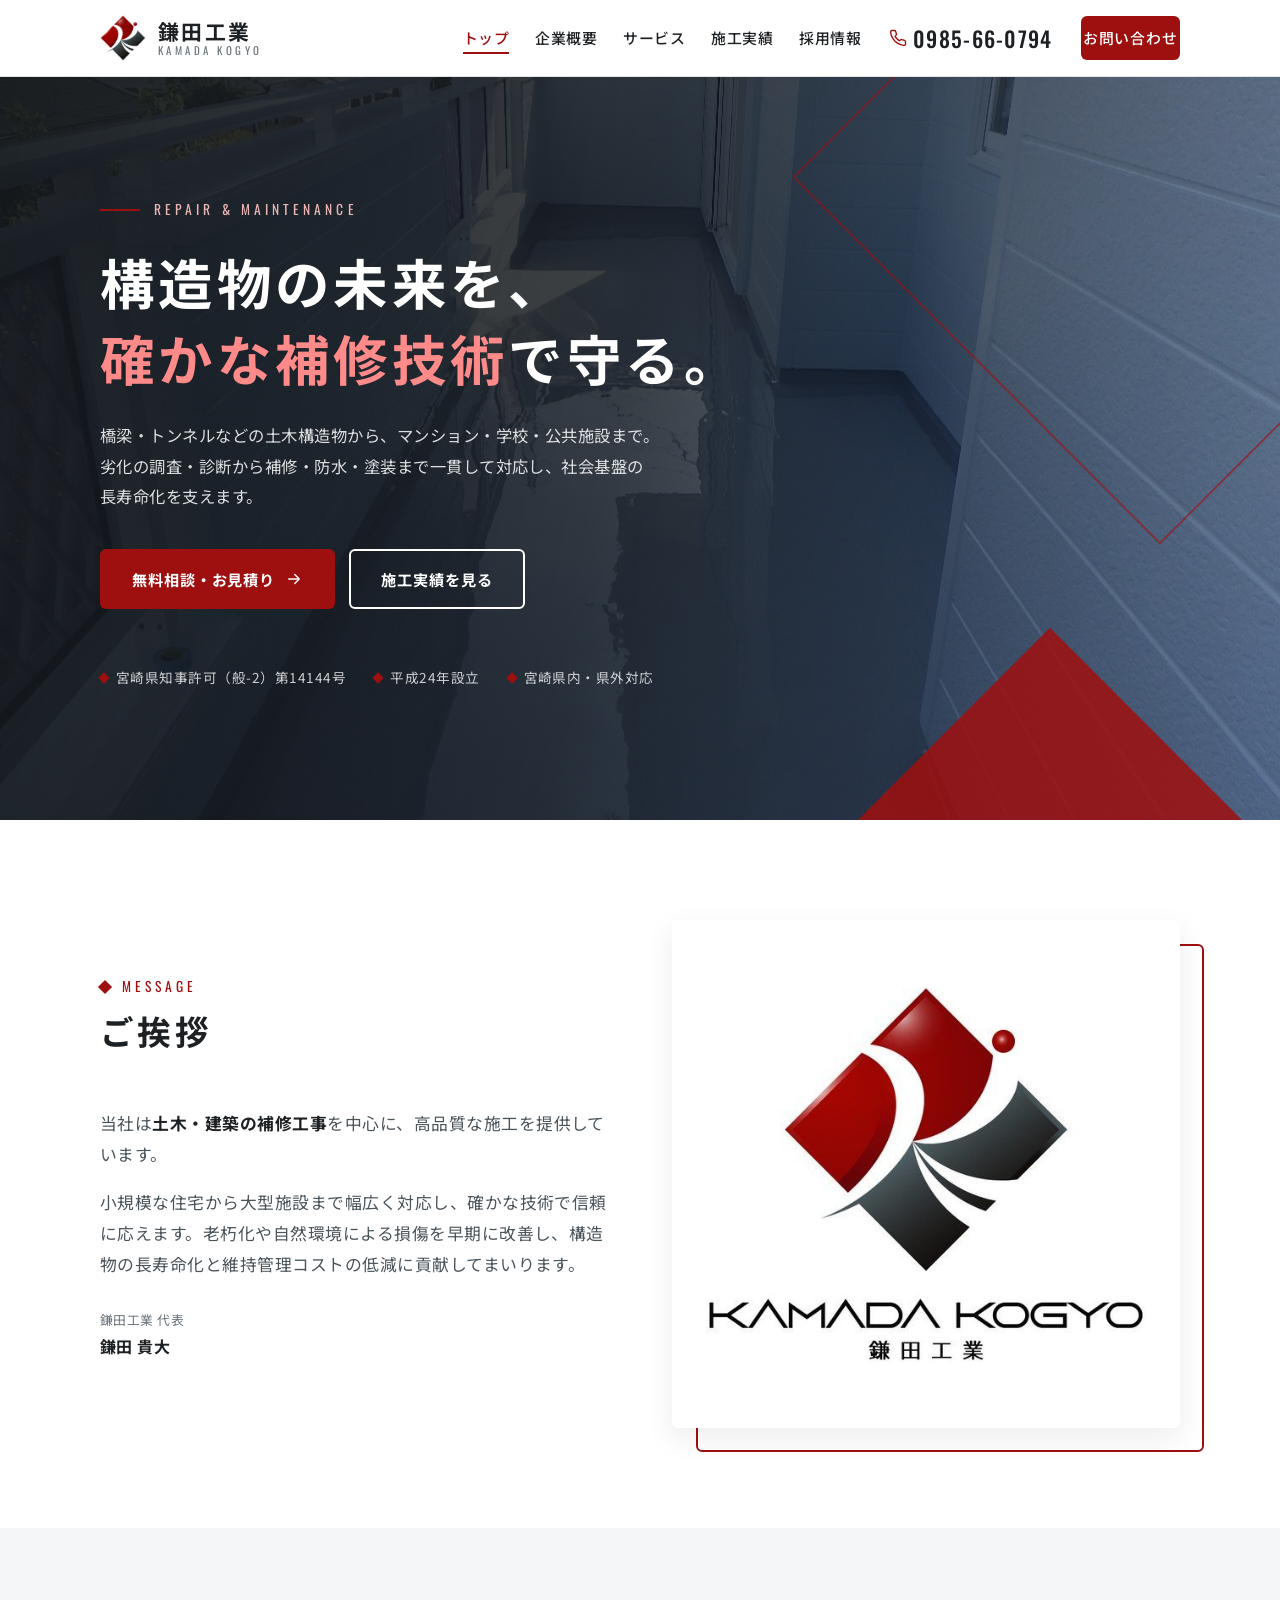
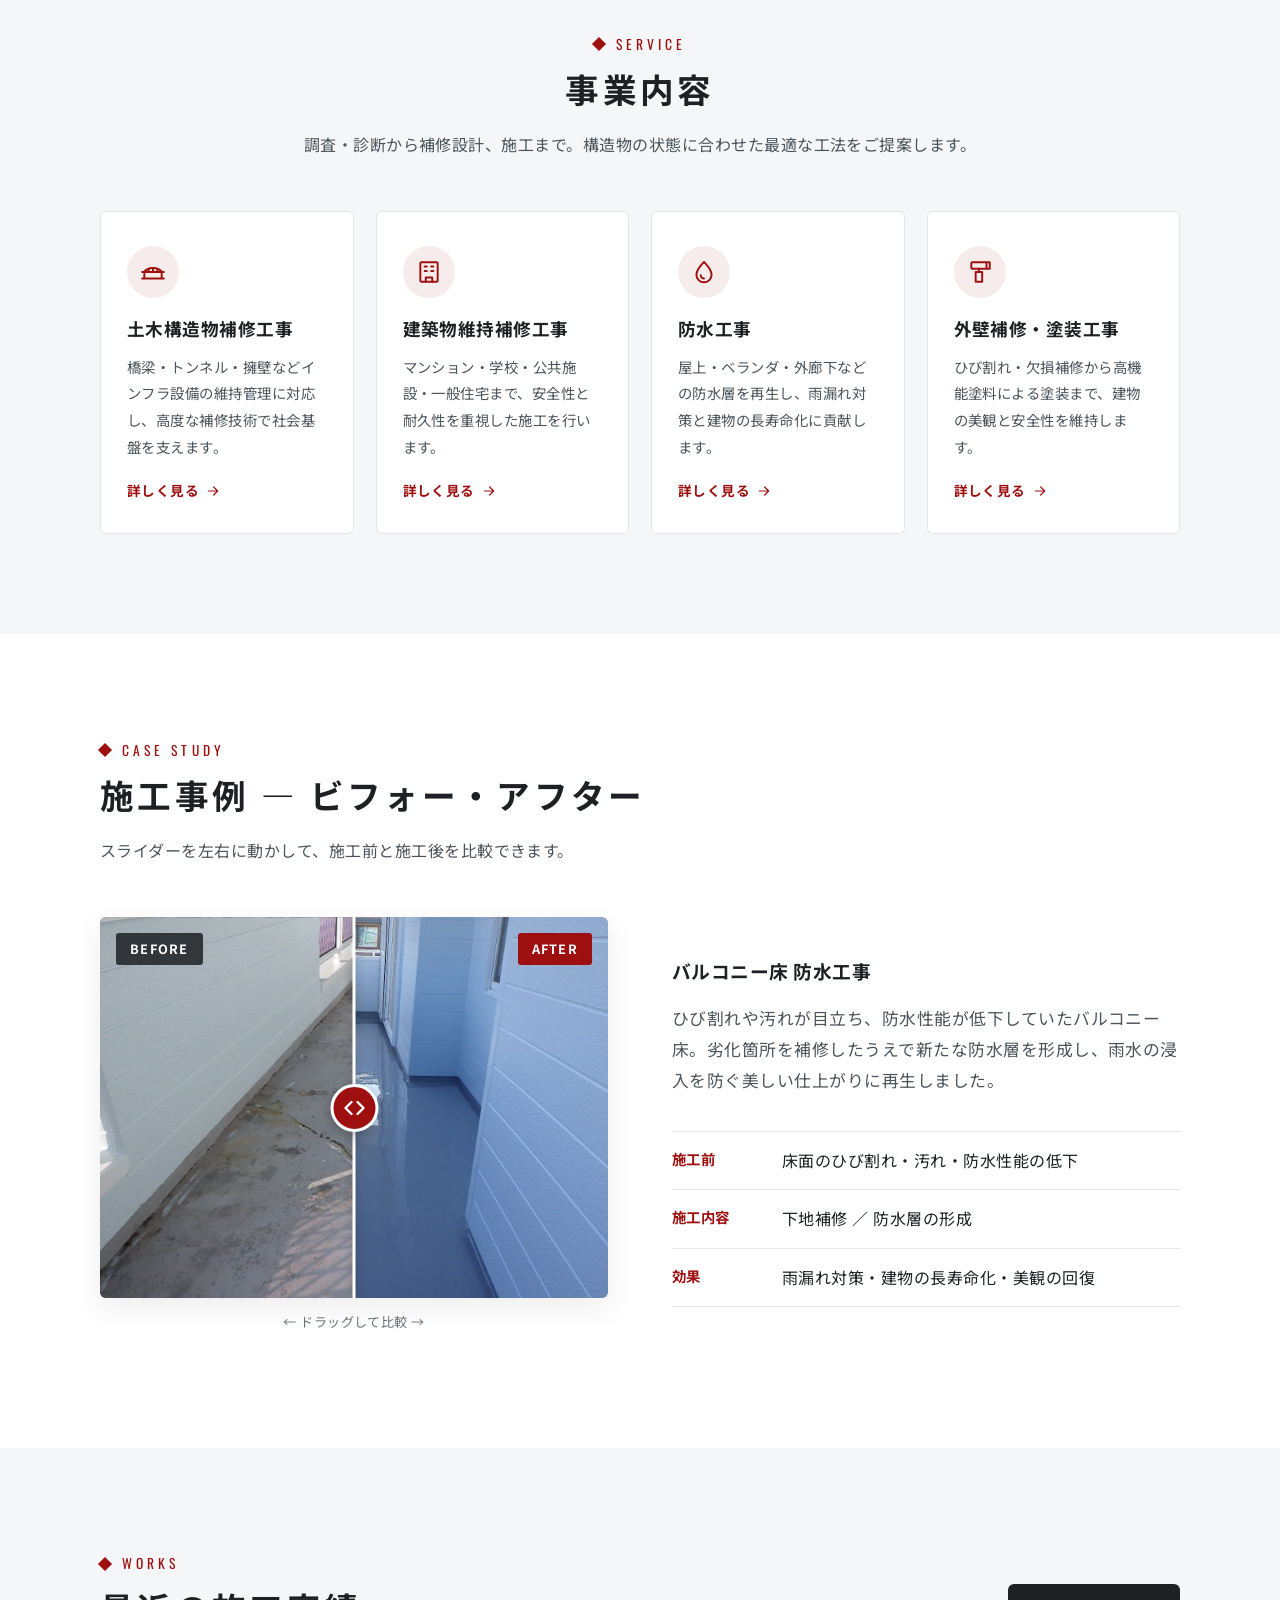
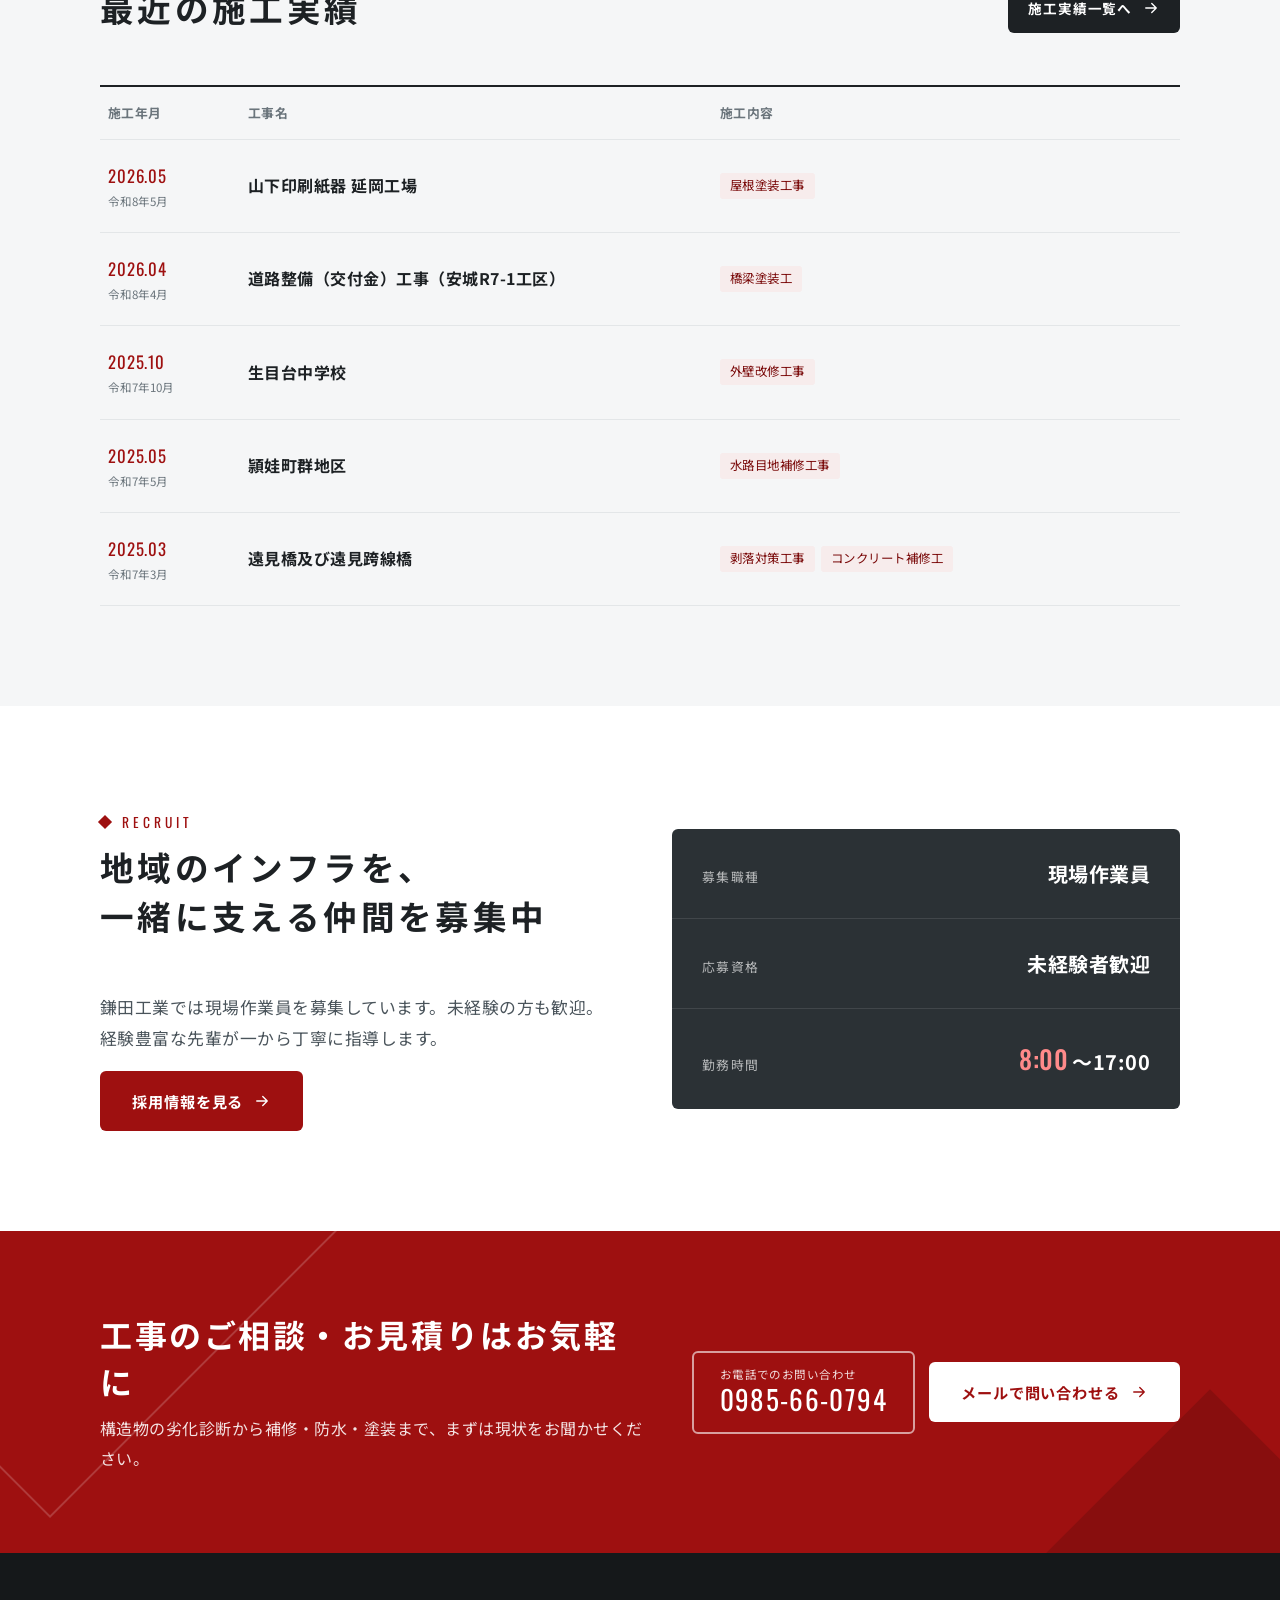
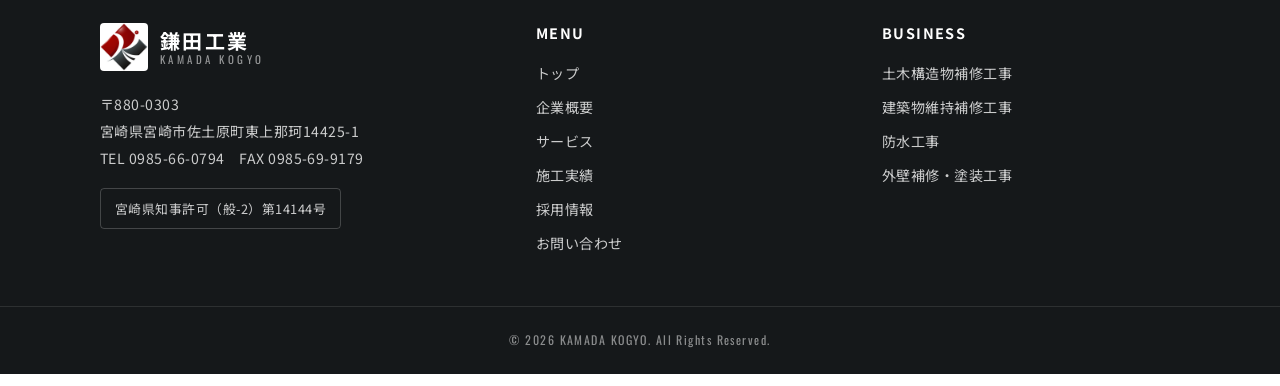
<file: index.html>
<!DOCTYPE html>
<html lang="ja" class="no-js">
<head>
<meta charset="UTF-8">
<meta name="viewport" content="width=device-width, initial-scale=1">
<title>鎌田工業｜宮崎の土木構造物補修・建築物維持補修・防水・塗装工事</title>
<meta name="description" content="宮崎県宮崎市の鎌田工業は、橋梁・トンネルなどの土木構造物補修工事、マンション・学校・公共施設の建築物維持補修工事、防水工事、塗装工事を行う専門業者です。">
<meta name="theme-color" content="#9e1010">
<meta property="og:type" content="website">
<meta property="og:site_name" content="鎌田工業">
<meta property="og:title" content="鎌田工業｜宮崎の土木構造物補修・建築物維持補修・防水・塗装工事">
<meta property="og:description" content="宮崎県宮崎市の鎌田工業は、橋梁・トンネルなどの土木構造物補修工事、マンション・学校・公共施設の建築物維持補修工事、防水工事、塗装工事を行う専門業者です。">
<meta property="og:image" content="https://kamadakougyou.github.io/kamada-kogyo/assets/img/after.jpg">
<meta property="og:locale" content="ja_JP">
<link rel="canonical" href="https://kamadakougyou.github.io/kamada-kogyo/">
<meta property="og:url" content="https://kamadakougyou.github.io/kamada-kogyo/">
<script type="application/ld+json">
{
 "@context": "https://schema.org",
 "@type": "GeneralContractor",
 "name": "鎌田工業",
 "alternateName": "KAMADA KOGYO",
 "url": "https://kamadakougyou.github.io/kamada-kogyo/",
 "logo": "https://kamadakougyou.github.io/kamada-kogyo/assets/img/logo.jpg",
 "image": "https://kamadakougyou.github.io/kamada-kogyo/assets/img/after.jpg",
 "description": "宮崎県宮崎市の土木構造物補修工事・建築物維持補修工事・防水工事・塗装工事の専門業者",
 "telephone": "+81-985-66-0794",
 "faxNumber": "+81-985-69-9179",
 "foundingDate": "2012",
 "founder": {
  "@type": "Person",
  "name": "鎌田 貴大"
 },
 "address": {
  "@type": "PostalAddress",
  "postalCode": "880-0303",
  "addressRegion": "宮崎県",
  "addressLocality": "宮崎市",
  "streetAddress": "佐土原町東上那珂14425-1",
  "addressCountry": "JP"
 },
 "areaServed": "宮崎県"
}
</script>
<link rel="icon" type="image/png" href="assets/img/favicon.png">
<link rel="apple-touch-icon" href="assets/img/mark.png">
<link rel="preconnect" href="https://fonts.googleapis.com">
<link rel="preconnect" href="https://fonts.gstatic.com" crossorigin>
<link href="https://fonts.googleapis.com/css2?family=Noto+Sans+JP:wght@400;500;700&family=Oswald:wght@400;500&display=swap" rel="stylesheet">
<link rel="stylesheet" href="assets/css/style.css?v=2">
</head>
<body>
<a class="skip-link" href="#main">本文へスキップ</a>
<header class="site-header">
  <div class="container">
    <a class="brand" href="index.html" aria-label="鎌田工業 トップページ">
      <img src="assets/img/mark.png" alt="" width="46" height="46">
      <span class="brand-text"><span class="brand-name">鎌田工業</span><span class="brand-en">KAMADA KOGYO</span></span>
    </a>
    <button class="menu-toggle" type="button" aria-expanded="false" aria-controls="global-nav" aria-label="メニューを開閉">
      <span></span><span></span><span></span>
    </button>
    <nav class="global-nav" id="global-nav" aria-label="グローバルナビゲーション">
      <ul>
        <li><a href="index.html" aria-current="page">トップ</a></li>
        <li><a href="company.html">企業概要</a></li>
        <li><a href="service.html">サービス</a></li>
        <li><a href="works.html">施工実績</a></li>
        <li><a href="recruit.html">採用情報</a></li>
      </ul>
      <div class="header-tel">
        <a href="tel:0985660794"><svg viewBox="0 0 24 24" fill="none" stroke="currentColor" stroke-width="1.8" stroke-linecap="round" stroke-linejoin="round" aria-hidden="true"><path d="M22 16.9v3a2 2 0 0 1-2.2 2 19.8 19.8 0 0 1-8.6-3.1 19.5 19.5 0 0 1-6-6A19.8 19.8 0 0 1 2.1 4.2 2 2 0 0 1 4.1 2h3a2 2 0 0 1 2 1.7c.1.9.4 1.8.7 2.7a2 2 0 0 1-.5 2.1L8 9.8a16 16 0 0 0 6 6l1.3-1.3a2 2 0 0 1 2.1-.4c.9.3 1.8.6 2.7.7a2 2 0 0 1 1.7 2z"/></svg>0985-66-0794</a>
      </div>
      <a class="btn btn-primary btn-sm" href="contact.html">お問い合わせ</a>
    </nav>
  </div>
</header>
<main id="main">
<section class="hero">
  <div class="container">
    <p class="hero-label">REPAIR &amp; MAINTENANCE</p>
    <h1>構造物の未来を、<br><em>確かな補修技術</em>で守る。</h1>
    <p class="hero-lead">橋梁・トンネルなどの土木構造物から、マンション・学校・公共施設まで。<br>劣化の調査・診断から補修・防水・塗装まで一貫して対応し、社会基盤の長寿命化を支えます。</p>
    <div class="hero-actions">
      <a class="btn btn-primary" href="contact.html">無料相談・お見積り<svg viewBox="0 0 24 24" fill="none" stroke="currentColor" stroke-width="1.8" stroke-linecap="round" stroke-linejoin="round" aria-hidden="true"><path d="M5 12h14M13 6l6 6-6 6"/></svg></a>
      <a class="btn btn-outline" href="works.html">施工実績を見る</a>
    </div>
    <ul class="hero-badges">
      <li>宮崎県知事許可（般-2）第14144号</li>
      <li>平成24年設立</li>
      <li>宮崎県内・県外対応</li>
    </ul>
  </div>
</section>

<section class="section">
  <div class="container split">
    <div class="reveal">
      <div class="section-head">
        <span class="en">MESSAGE</span>
        <h2>ご挨拶</h2>
      </div>
      <p class="lead-text">当社は<strong>土木・建築の補修工事</strong>を中心に、高品質な施工を提供しています。</p>
      <p class="lead-text">小規模な住宅から大型施設まで幅広く対応し、確かな技術で信頼に応えます。老朽化や自然環境による損傷を早期に改善し、構造物の長寿命化と維持管理コストの低減に貢献してまいります。</p>
      <p class="signature"><span>鎌田工業 代表</span>鎌田 貴大</p>
    </div>
    <div class="greeting-figure reveal">
      <img src="assets/img/logo.jpg" alt="鎌田工業 ロゴマーク" width="600" height="600" loading="lazy">
    </div>
  </div>
</section>

<section class="section section-alt">
  <div class="container">
    <div class="section-head center reveal">
      <span class="en">SERVICE</span>
      <h2>事業内容</h2>
      <p>調査・診断から補修設計、施工まで。構造物の状態に合わせた最適な工法をご提案します。</p>
    </div>
    <div class="cards">
      <a class="card reveal" href="service.html#civil">
        <div class="card-icon"><svg viewBox="0 0 24 24" fill="none" stroke="currentColor" stroke-width="1.8" stroke-linecap="round" stroke-linejoin="round" aria-hidden="true"><path d="M2 18h20M4 18v-6M20 18v-6M2 12h20"/><path d="M4 12c2.5-5 13.5-5 16 0"/><path d="M8 12V9.4M12 12V8.2M16 12V9.4"/></svg></div>
        <h3>土木構造物補修工事</h3>
        <p>橋梁・トンネル・擁壁などインフラ設備の維持管理に対応し、高度な補修技術で社会基盤を支えます。</p>
        <span class="more">詳しく見る<svg viewBox="0 0 24 24" fill="none" stroke="currentColor" stroke-width="1.8" stroke-linecap="round" stroke-linejoin="round" aria-hidden="true"><path d="M5 12h14M13 6l6 6-6 6"/></svg></span>
      </a>
      <a class="card reveal" href="service.html#building">
        <div class="card-icon"><svg viewBox="0 0 24 24" fill="none" stroke="currentColor" stroke-width="1.8" stroke-linecap="round" stroke-linejoin="round" aria-hidden="true"><rect x="4" y="3" width="16" height="18" rx="1"/><path d="M9 21v-4h6v4M8 7h2M14 7h2M8 11h2M14 11h2"/></svg></div>
        <h3>建築物維持補修工事</h3>
        <p>マンション・学校・公共施設・一般住宅まで、安全性と耐久性を重視した施工を行います。</p>
        <span class="more">詳しく見る<svg viewBox="0 0 24 24" fill="none" stroke="currentColor" stroke-width="1.8" stroke-linecap="round" stroke-linejoin="round" aria-hidden="true"><path d="M5 12h14M13 6l6 6-6 6"/></svg></span>
      </a>
      <a class="card reveal" href="service.html#waterproof">
        <div class="card-icon"><svg viewBox="0 0 24 24" fill="none" stroke="currentColor" stroke-width="1.8" stroke-linecap="round" stroke-linejoin="round" aria-hidden="true"><path d="M12 2.7S5 10 5 14.5a7 7 0 0 0 14 0C19 10 12 2.7 12 2.7z"/><path d="M9 15a3 3 0 0 0 3 3"/></svg></div>
        <h3>防水工事</h3>
        <p>屋上・ベランダ・外廊下などの防水層を再生し、雨漏れ対策と建物の長寿命化に貢献します。</p>
        <span class="more">詳しく見る<svg viewBox="0 0 24 24" fill="none" stroke="currentColor" stroke-width="1.8" stroke-linecap="round" stroke-linejoin="round" aria-hidden="true"><path d="M5 12h14M13 6l6 6-6 6"/></svg></span>
      </a>
      <a class="card reveal" href="service.html#wall">
        <div class="card-icon"><svg viewBox="0 0 24 24" fill="none" stroke="currentColor" stroke-width="1.8" stroke-linecap="round" stroke-linejoin="round" aria-hidden="true"><path d="M18 3h3v6h-3"/><rect x="4" y="3" width="14" height="6" rx="1"/><path d="M11 9v3H8v9h6v-9h-3"/></svg></div>
        <h3>外壁補修・塗装工事</h3>
        <p>ひび割れ・欠損補修から高機能塗料による塗装まで、建物の美観と安全性を維持します。</p>
        <span class="more">詳しく見る<svg viewBox="0 0 24 24" fill="none" stroke="currentColor" stroke-width="1.8" stroke-linecap="round" stroke-linejoin="round" aria-hidden="true"><path d="M5 12h14M13 6l6 6-6 6"/></svg></span>
      </a>
    </div>
  </div>
</section>

<section class="section">
  <div class="container">
    <div class="section-head reveal">
      <span class="en">CASE STUDY</span>
      <h2>施工事例 ― ビフォー・アフター</h2>
      <p>スライダーを左右に動かして、施工前と施工後を比較できます。</p>
    </div>
    <div class="split">
      <div class="reveal">
        <div class="compare">
          <img src="assets/img/after.jpg" alt="施工後：防水層が新たに形成されたバルコニー床" loading="lazy" width="1280" height="960">
          <img class="compare-before" src="assets/img/before.jpg" alt="施工前：ひび割れと汚れが目立つバルコニー床" loading="lazy" width="1280" height="960">
          <span class="compare-tag before">BEFORE</span>
          <span class="compare-tag after">AFTER</span>
          <div class="compare-handle"></div>
          <input type="range" min="0" max="100" value="50" aria-label="施工前と施工後の比較スライダー">
        </div>
        <p class="compare-note">← ドラッグして比較 →</p>
      </div>
      <div class="case-meta reveal">
        <h3>バルコニー床 防水工事</h3>
        <p class="lead-text">ひび割れや汚れが目立ち、防水性能が低下していたバルコニー床。劣化箇所を補修したうえで新たな防水層を形成し、雨水の浸入を防ぐ美しい仕上がりに再生しました。</p>
        <dl>
          <dt>施工前</dt><dd>床面のひび割れ・汚れ・防水性能の低下</dd>
          <dt>施工内容</dt><dd>下地補修 ／ 防水層の形成</dd>
          <dt>効果</dt><dd>雨漏れ対策・建物の長寿命化・美観の回復</dd>
        </dl>
      </div>
    </div>
  </div>
</section>

<section class="section section-alt">
  <div class="container">
    <div class="section-head reveal" style="display:flex;justify-content:space-between;align-items:flex-end;flex-wrap:wrap;gap:20px">
      <div>
        <span class="en">WORKS</span>
        <h2>最近の施工実績</h2>
      </div>
      <a class="btn btn-dark btn-sm" href="works.html">施工実績一覧へ<svg viewBox="0 0 24 24" fill="none" stroke="currentColor" stroke-width="1.8" stroke-linecap="round" stroke-linejoin="round" aria-hidden="true"><path d="M5 12h14M13 6l6 6-6 6"/></svg></a>
    </div>
    <div class="works-list reveal">
      <div class="works-row head" aria-hidden="true"><div>施工年月</div><div>工事名</div><div>施工内容</div></div>
      <div class="works-row">
        <div class="works-date">2026.05<small>令和8年5月</small></div>
        <div class="works-name">山下印刷紙器 延岡工場</div>
        <div class="works-type"><span class="tag">屋根塗装工事</span></div>
      </div>
      <div class="works-row">
        <div class="works-date">2026.04<small>令和8年4月</small></div>
        <div class="works-name">道路整備（交付金）工事（安城R7-1工区）</div>
        <div class="works-type"><span class="tag">橋梁塗装工</span></div>
      </div>
      <div class="works-row">
        <div class="works-date">2025.10<small>令和7年10月</small></div>
        <div class="works-name">生目台中学校</div>
        <div class="works-type"><span class="tag">外壁改修工事</span></div>
      </div>
      <div class="works-row">
        <div class="works-date">2025.05<small>令和7年5月</small></div>
        <div class="works-name">頴娃町群地区</div>
        <div class="works-type"><span class="tag">水路目地補修工事</span></div>
      </div>
      <div class="works-row">
        <div class="works-date">2025.03<small>令和7年3月</small></div>
        <div class="works-name">遠見橋及び遠見跨線橋</div>
        <div class="works-type"><span class="tag">剥落対策工事</span><span class="tag">コンクリート補修工</span></div>
      </div>
    </div>
  </div>
</section>

<section class="section">
  <div class="container">
    <div class="split">
      <div class="reveal">
        <div class="section-head">
          <span class="en">RECRUIT</span>
          <h2>地域のインフラを、<br>一緒に支える仲間を募集中</h2>
        </div>
        <p class="lead-text">鎌田工業では現場作業員を募集しています。未経験の方も歓迎。経験豊富な先輩が一から丁寧に指導します。</p>
        <a class="btn btn-primary" href="recruit.html">採用情報を見る<svg viewBox="0 0 24 24" fill="none" stroke="currentColor" stroke-width="1.8" stroke-linecap="round" stroke-linejoin="round" aria-hidden="true"><path d="M5 12h14M13 6l6 6-6 6"/></svg></a>
      </div>
      <div class="strip reveal">
        <div><div class="label">募集職種</div><div class="value">現場作業員</div></div>
        <div><div class="label">応募資格</div><div class="value">未経験者歓迎</div></div>
        <div><div class="label">勤務時間</div><div class="value"><b>8:00</b>〜17:00</div></div>
      </div>
    </div>
  </div>
</section>
<section class="cta">
  <div class="container">
    <div>
      <h2>工事のご相談・お見積りはお気軽に</h2>
      <p>構造物の劣化診断から補修・防水・塗装まで、まずは現状をお聞かせください。</p>
    </div>
    <div class="cta-actions">
      <a class="cta-tel" href="tel:0985660794"><small>お電話でのお問い合わせ</small><span>0985-66-0794</span></a>
      <a class="btn btn-light" href="contact.html">メールで問い合わせる<svg viewBox="0 0 24 24" fill="none" stroke="currentColor" stroke-width="1.8" stroke-linecap="round" stroke-linejoin="round" aria-hidden="true"><path d="M5 12h14M13 6l6 6-6 6"/></svg></a>
    </div>
  </div>
</section>
</main>
<footer class="site-footer">
  <div class="container footer-grid">
    <div>
      <div class="footer-brand">
        <img src="assets/img/mark.png" alt="" width="48" height="48">
        <span class="brand-text"><span class="brand-name">鎌田工業</span><span class="brand-en">KAMADA KOGYO</span></span>
      </div>
      <address>
        〒880-0303<br>宮崎県宮崎市佐土原町東上那珂14425-1<br>
        TEL <a href="tel:0985660794">0985-66-0794</a>　FAX 0985-69-9179
      </address>
      <span class="footer-license">宮崎県知事許可（般-2）第14144号</span>
    </div>
    <div>
      <h4>MENU</h4>
      <ul class="footer-nav">
          <li><a href="index.html">トップ</a></li>
          <li><a href="company.html">企業概要</a></li>
          <li><a href="service.html">サービス</a></li>
          <li><a href="works.html">施工実績</a></li>
          <li><a href="recruit.html">採用情報</a></li>
          <li><a href="contact.html">お問い合わせ</a></li>
      </ul>
    </div>
    <div>
      <h4>BUSINESS</h4>
      <ul class="footer-nav">
        <li><a href="service.html#civil">土木構造物補修工事</a></li>
        <li><a href="service.html#building">建築物維持補修工事</a></li>
        <li><a href="service.html#waterproof">防水工事</a></li>
        <li><a href="service.html#wall">外壁補修・塗装工事</a></li>
      </ul>
    </div>
  </div>
  <p class="copyright">&copy; <span data-year>2026</span> KAMADA KOGYO. All Rights Reserved.</p>
</footer>
<div class="mobile-bar">
  <a class="call" href="tel:0985660794"><svg viewBox="0 0 24 24" fill="none" stroke="currentColor" stroke-width="1.8" stroke-linecap="round" stroke-linejoin="round" aria-hidden="true"><path d="M22 16.9v3a2 2 0 0 1-2.2 2 19.8 19.8 0 0 1-8.6-3.1 19.5 19.5 0 0 1-6-6A19.8 19.8 0 0 1 2.1 4.2 2 2 0 0 1 4.1 2h3a2 2 0 0 1 2 1.7c.1.9.4 1.8.7 2.7a2 2 0 0 1-.5 2.1L8 9.8a16 16 0 0 0 6 6l1.3-1.3a2 2 0 0 1 2.1-.4c.9.3 1.8.6 2.7.7a2 2 0 0 1 1.7 2z"/></svg>電話する</a>
  <a class="mail" href="contact.html"><svg viewBox="0 0 24 24" fill="none" stroke="currentColor" stroke-width="1.8" stroke-linecap="round" stroke-linejoin="round" aria-hidden="true"><rect x="2" y="4" width="20" height="16" rx="2"/><path d="m22 6-10 7L2 6"/></svg>お問い合わせ</a>
</div>
<script src="assets/js/main.js?v=2" defer></script>
</body>
</html>
</file>
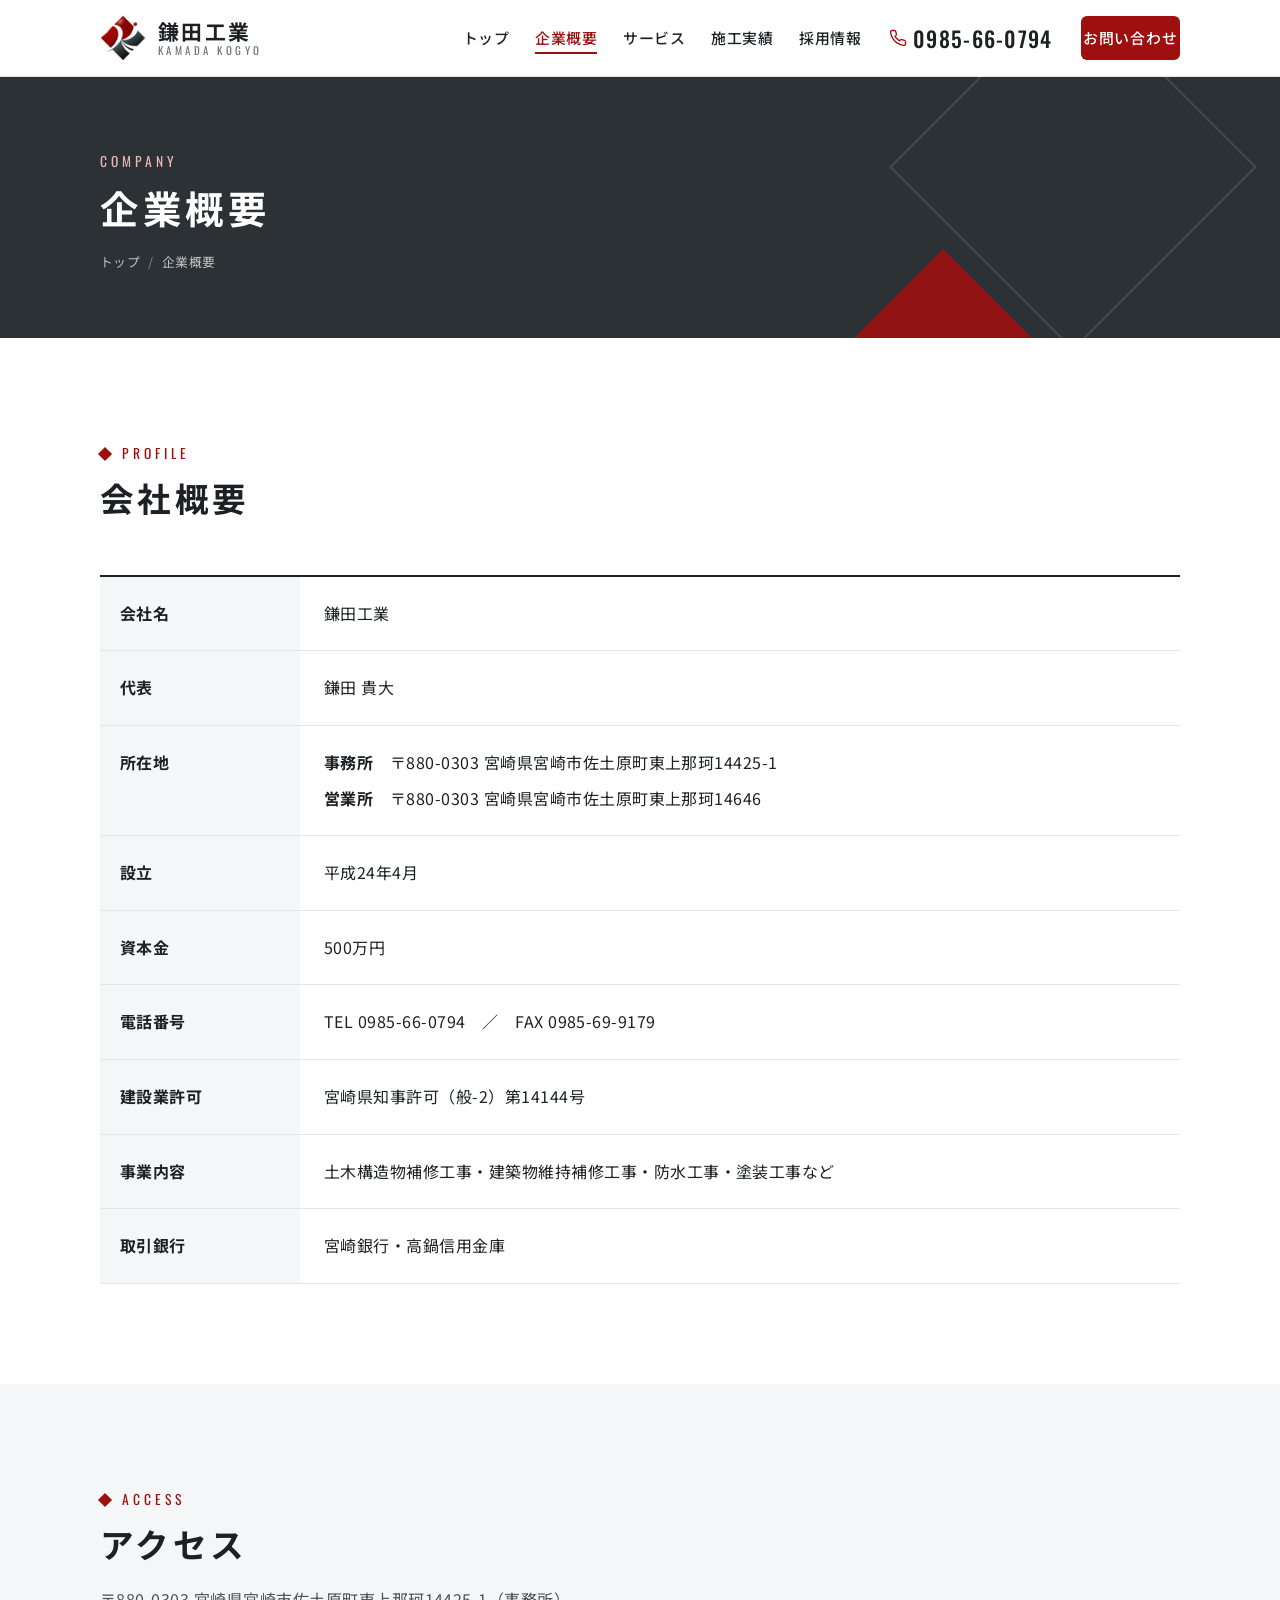
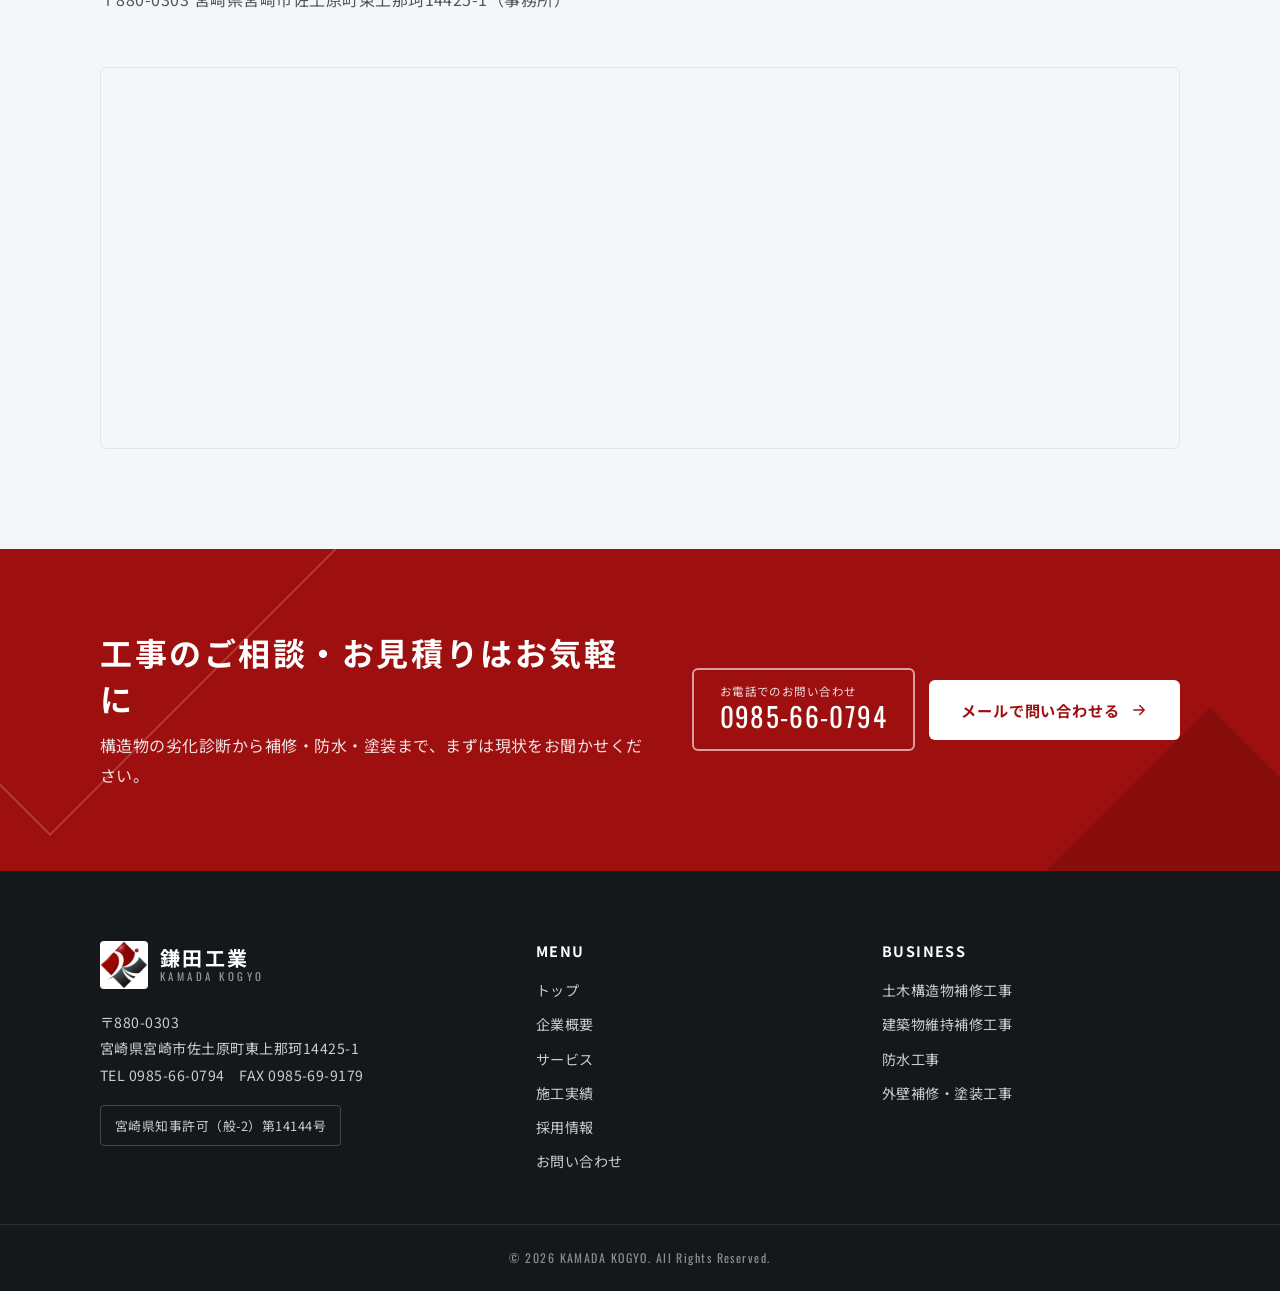
<file: company.html>
<!DOCTYPE html>
<html lang="ja" class="no-js">
<head>
<meta charset="UTF-8">
<meta name="viewport" content="width=device-width, initial-scale=1">
<title>企業概要｜鎌田工業</title>
<meta name="description" content="鎌田工業の会社概要。宮崎県宮崎市佐土原町を拠点に、土木構造物補修工事・建築物維持補修工事・防水工事・塗装工事を行っています。">
<meta name="theme-color" content="#9e1010">
<meta property="og:type" content="website">
<meta property="og:site_name" content="鎌田工業">
<meta property="og:title" content="企業概要｜鎌田工業">
<meta property="og:description" content="鎌田工業の会社概要。宮崎県宮崎市佐土原町を拠点に、土木構造物補修工事・建築物維持補修工事・防水工事・塗装工事を行っています。">
<meta property="og:image" content="https://kamadakougyou.github.io/kamada-kogyo/assets/img/after.jpg">
<meta property="og:locale" content="ja_JP">
<link rel="canonical" href="https://kamadakougyou.github.io/kamada-kogyo/company.html">
<meta property="og:url" content="https://kamadakougyou.github.io/kamada-kogyo/company.html">
<link rel="icon" type="image/png" href="assets/img/favicon.png">
<link rel="apple-touch-icon" href="assets/img/mark.png">
<link rel="preconnect" href="https://fonts.googleapis.com">
<link rel="preconnect" href="https://fonts.gstatic.com" crossorigin>
<link href="https://fonts.googleapis.com/css2?family=Noto+Sans+JP:wght@400;500;700&family=Oswald:wght@400;500&display=swap" rel="stylesheet">
<link rel="stylesheet" href="assets/css/style.css?v=2">
</head>
<body>
<a class="skip-link" href="#main">本文へスキップ</a>
<header class="site-header">
  <div class="container">
    <a class="brand" href="index.html" aria-label="鎌田工業 トップページ">
      <img src="assets/img/mark.png" alt="" width="46" height="46">
      <span class="brand-text"><span class="brand-name">鎌田工業</span><span class="brand-en">KAMADA KOGYO</span></span>
    </a>
    <button class="menu-toggle" type="button" aria-expanded="false" aria-controls="global-nav" aria-label="メニューを開閉">
      <span></span><span></span><span></span>
    </button>
    <nav class="global-nav" id="global-nav" aria-label="グローバルナビゲーション">
      <ul>
        <li><a href="index.html">トップ</a></li>
        <li><a href="company.html" aria-current="page">企業概要</a></li>
        <li><a href="service.html">サービス</a></li>
        <li><a href="works.html">施工実績</a></li>
        <li><a href="recruit.html">採用情報</a></li>
      </ul>
      <div class="header-tel">
        <a href="tel:0985660794"><svg viewBox="0 0 24 24" fill="none" stroke="currentColor" stroke-width="1.8" stroke-linecap="round" stroke-linejoin="round" aria-hidden="true"><path d="M22 16.9v3a2 2 0 0 1-2.2 2 19.8 19.8 0 0 1-8.6-3.1 19.5 19.5 0 0 1-6-6A19.8 19.8 0 0 1 2.1 4.2 2 2 0 0 1 4.1 2h3a2 2 0 0 1 2 1.7c.1.9.4 1.8.7 2.7a2 2 0 0 1-.5 2.1L8 9.8a16 16 0 0 0 6 6l1.3-1.3a2 2 0 0 1 2.1-.4c.9.3 1.8.6 2.7.7a2 2 0 0 1 1.7 2z"/></svg>0985-66-0794</a>
      </div>
      <a class="btn btn-primary btn-sm" href="contact.html">お問い合わせ</a>
    </nav>
  </div>
</header>
<main id="main">
<section class="page-hero">
  <div class="container">
    <span class="en">COMPANY</span>
    <h1>企業概要</h1>
    <ol class="breadcrumb" aria-label="パンくずリスト">
      <li><a href="index.html">トップ</a></li>
      <li aria-current="page">企業概要</li>
    </ol>
  </div>
</section>
<section class="section">
  <div class="container">
    <div class="section-head reveal">
      <span class="en">PROFILE</span>
      <h2>会社概要</h2>
    </div>
    <dl class="profile reveal">
      <div class="profile-row"><dt>会社名</dt><dd>鎌田工業</dd></div>
      <div class="profile-row"><dt>代表</dt><dd>鎌田 貴大</dd></div>
      <div class="profile-row"><dt>所在地</dt><dd><ul>
        <li><strong>事務所</strong>　〒880-0303 宮崎県宮崎市佐土原町東上那珂14425-1</li>
        <li><strong>営業所</strong>　〒880-0303 宮崎県宮崎市佐土原町東上那珂14646</li>
      </ul></dd></div>
      <div class="profile-row"><dt>設立</dt><dd>平成24年4月</dd></div>
      <div class="profile-row"><dt>資本金</dt><dd>500万円</dd></div>
      <div class="profile-row"><dt>電話番号</dt><dd>TEL <a href="tel:0985660794">0985-66-0794</a>　／　FAX 0985-69-9179</dd></div>
      <div class="profile-row"><dt>建設業許可</dt><dd>宮崎県知事許可（般-2）第14144号</dd></div>
      <div class="profile-row"><dt>事業内容</dt><dd>土木構造物補修工事・建築物維持補修工事・防水工事・塗装工事など</dd></div>
      <div class="profile-row"><dt>取引銀行</dt><dd>宮崎銀行・高鍋信用金庫</dd></div>
    </dl>
  </div>
</section>

<section class="section section-alt">
  <div class="container">
    <div class="section-head reveal">
      <span class="en">ACCESS</span>
      <h2>アクセス</h2>
      <p>〒880-0303 宮崎県宮崎市佐土原町東上那珂14425-1（事務所）</p>
    </div>
    <div class="map reveal">
      <iframe title="鎌田工業 事務所の地図" loading="lazy" referrerpolicy="no-referrer-when-downgrade"
        src="https://maps.google.com/maps?q=%E5%AE%AE%E5%B4%8E%E7%9C%8C%E5%AE%AE%E5%B4%8E%E5%B8%82%E4%BD%90%E5%9C%9F%E5%8E%9F%E7%94%BA%E6%9D%B1%E4%B8%8A%E9%82%A3%E7%8F%8214425-1&amp;z=15&amp;output=embed"></iframe>
    </div>
  </div>
</section>
<section class="cta">
  <div class="container">
    <div>
      <h2>工事のご相談・お見積りはお気軽に</h2>
      <p>構造物の劣化診断から補修・防水・塗装まで、まずは現状をお聞かせください。</p>
    </div>
    <div class="cta-actions">
      <a class="cta-tel" href="tel:0985660794"><small>お電話でのお問い合わせ</small><span>0985-66-0794</span></a>
      <a class="btn btn-light" href="contact.html">メールで問い合わせる<svg viewBox="0 0 24 24" fill="none" stroke="currentColor" stroke-width="1.8" stroke-linecap="round" stroke-linejoin="round" aria-hidden="true"><path d="M5 12h14M13 6l6 6-6 6"/></svg></a>
    </div>
  </div>
</section>
</main>
<footer class="site-footer">
  <div class="container footer-grid">
    <div>
      <div class="footer-brand">
        <img src="assets/img/mark.png" alt="" width="48" height="48">
        <span class="brand-text"><span class="brand-name">鎌田工業</span><span class="brand-en">KAMADA KOGYO</span></span>
      </div>
      <address>
        〒880-0303<br>宮崎県宮崎市佐土原町東上那珂14425-1<br>
        TEL <a href="tel:0985660794">0985-66-0794</a>　FAX 0985-69-9179
      </address>
      <span class="footer-license">宮崎県知事許可（般-2）第14144号</span>
    </div>
    <div>
      <h4>MENU</h4>
      <ul class="footer-nav">
          <li><a href="index.html">トップ</a></li>
          <li><a href="company.html">企業概要</a></li>
          <li><a href="service.html">サービス</a></li>
          <li><a href="works.html">施工実績</a></li>
          <li><a href="recruit.html">採用情報</a></li>
          <li><a href="contact.html">お問い合わせ</a></li>
      </ul>
    </div>
    <div>
      <h4>BUSINESS</h4>
      <ul class="footer-nav">
        <li><a href="service.html#civil">土木構造物補修工事</a></li>
        <li><a href="service.html#building">建築物維持補修工事</a></li>
        <li><a href="service.html#waterproof">防水工事</a></li>
        <li><a href="service.html#wall">外壁補修・塗装工事</a></li>
      </ul>
    </div>
  </div>
  <p class="copyright">&copy; <span data-year>2026</span> KAMADA KOGYO. All Rights Reserved.</p>
</footer>
<div class="mobile-bar">
  <a class="call" href="tel:0985660794"><svg viewBox="0 0 24 24" fill="none" stroke="currentColor" stroke-width="1.8" stroke-linecap="round" stroke-linejoin="round" aria-hidden="true"><path d="M22 16.9v3a2 2 0 0 1-2.2 2 19.8 19.8 0 0 1-8.6-3.1 19.5 19.5 0 0 1-6-6A19.8 19.8 0 0 1 2.1 4.2 2 2 0 0 1 4.1 2h3a2 2 0 0 1 2 1.7c.1.9.4 1.8.7 2.7a2 2 0 0 1-.5 2.1L8 9.8a16 16 0 0 0 6 6l1.3-1.3a2 2 0 0 1 2.1-.4c.9.3 1.8.6 2.7.7a2 2 0 0 1 1.7 2z"/></svg>電話する</a>
  <a class="mail" href="contact.html"><svg viewBox="0 0 24 24" fill="none" stroke="currentColor" stroke-width="1.8" stroke-linecap="round" stroke-linejoin="round" aria-hidden="true"><rect x="2" y="4" width="20" height="16" rx="2"/><path d="m22 6-10 7L2 6"/></svg>お問い合わせ</a>
</div>
<script src="assets/js/main.js?v=2" defer></script>
</body>
</html>
</file>
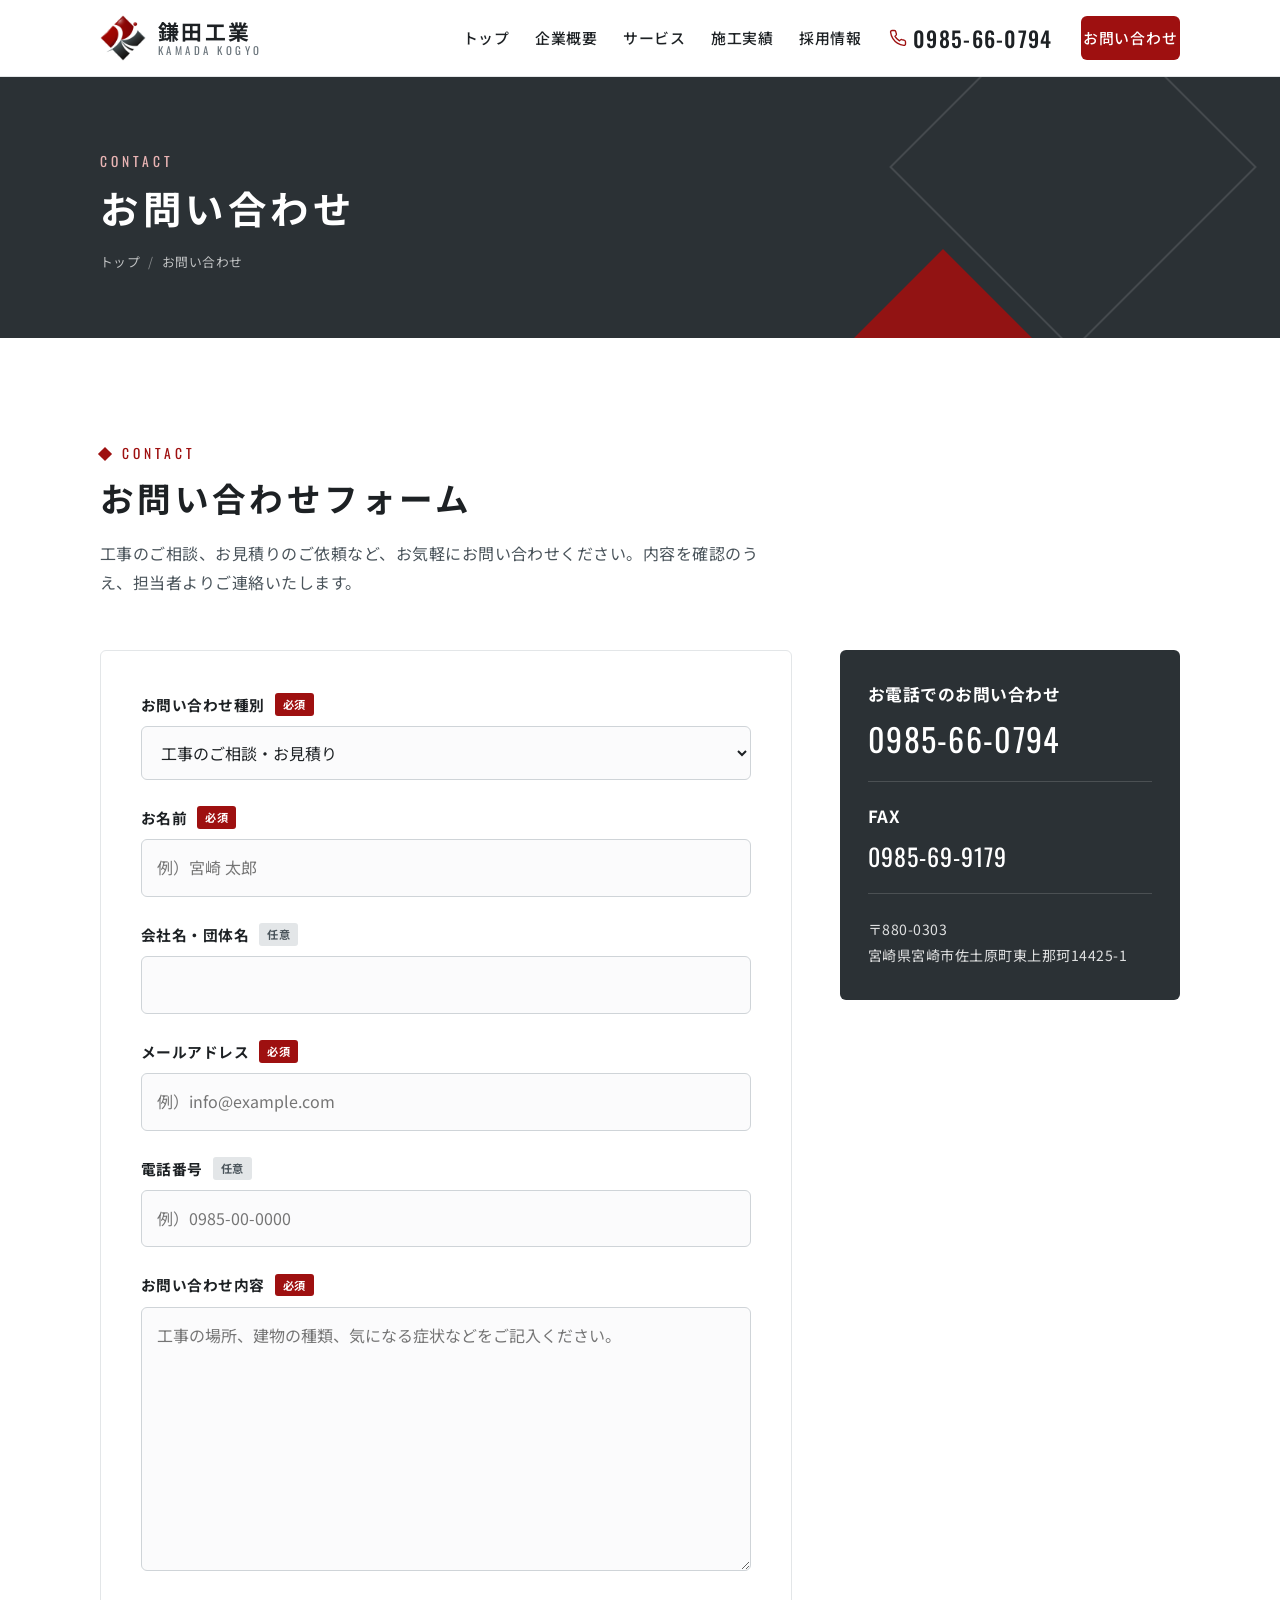
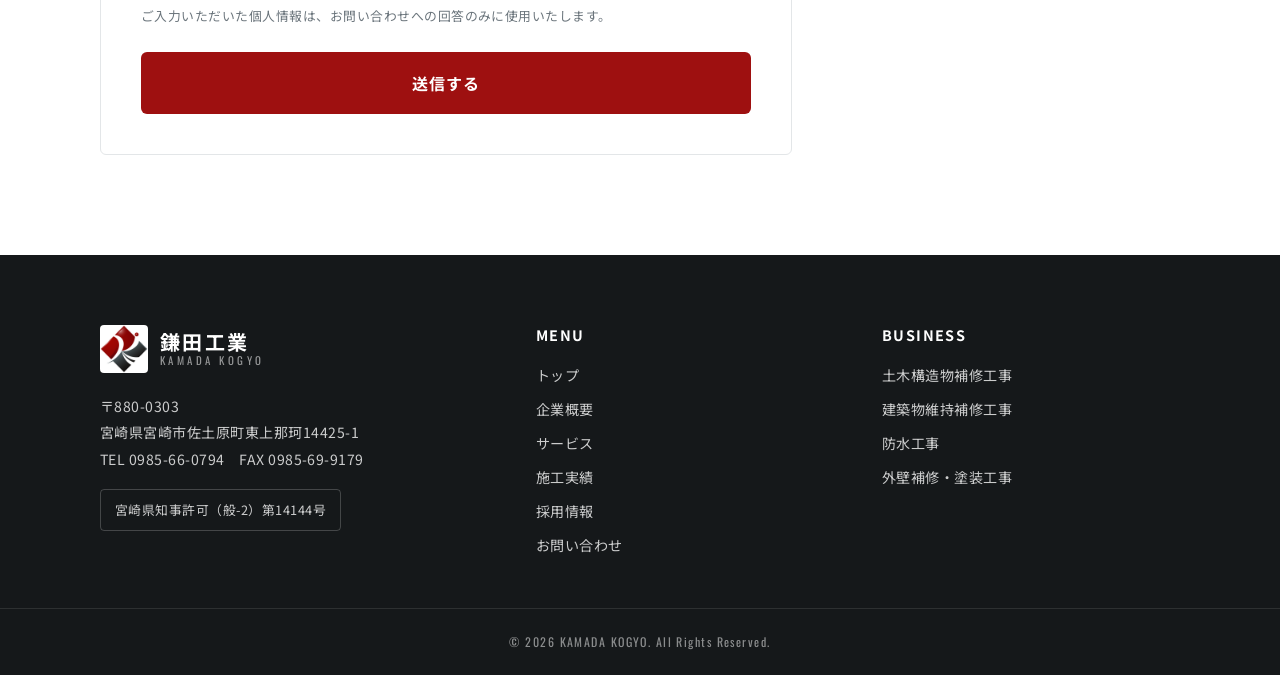
<file: contact.html>
<!DOCTYPE html>
<html lang="ja" class="no-js">
<head>
<meta charset="UTF-8">
<meta name="viewport" content="width=device-width, initial-scale=1">
<title>お問い合わせ｜鎌田工業</title>
<meta name="description" content="鎌田工業へのお問い合わせ。工事のご相談、お見積りのご依頼、採用に関するご質問など、お気軽にご連絡ください。">
<meta name="theme-color" content="#9e1010">
<meta property="og:type" content="website">
<meta property="og:site_name" content="鎌田工業">
<meta property="og:title" content="お問い合わせ｜鎌田工業">
<meta property="og:description" content="鎌田工業へのお問い合わせ。工事のご相談、お見積りのご依頼、採用に関するご質問など、お気軽にご連絡ください。">
<meta property="og:image" content="https://kamadakougyou.github.io/kamada-kogyo/assets/img/after.jpg">
<meta property="og:locale" content="ja_JP">
<link rel="canonical" href="https://kamadakougyou.github.io/kamada-kogyo/contact.html">
<meta property="og:url" content="https://kamadakougyou.github.io/kamada-kogyo/contact.html">
<link rel="icon" type="image/png" href="assets/img/favicon.png">
<link rel="apple-touch-icon" href="assets/img/mark.png">
<link rel="preconnect" href="https://fonts.googleapis.com">
<link rel="preconnect" href="https://fonts.gstatic.com" crossorigin>
<link href="https://fonts.googleapis.com/css2?family=Noto+Sans+JP:wght@400;500;700&family=Oswald:wght@400;500&display=swap" rel="stylesheet">
<link rel="stylesheet" href="assets/css/style.css?v=2">
</head>
<body>
<a class="skip-link" href="#main">本文へスキップ</a>
<header class="site-header">
  <div class="container">
    <a class="brand" href="index.html" aria-label="鎌田工業 トップページ">
      <img src="assets/img/mark.png" alt="" width="46" height="46">
      <span class="brand-text"><span class="brand-name">鎌田工業</span><span class="brand-en">KAMADA KOGYO</span></span>
    </a>
    <button class="menu-toggle" type="button" aria-expanded="false" aria-controls="global-nav" aria-label="メニューを開閉">
      <span></span><span></span><span></span>
    </button>
    <nav class="global-nav" id="global-nav" aria-label="グローバルナビゲーション">
      <ul>
        <li><a href="index.html">トップ</a></li>
        <li><a href="company.html">企業概要</a></li>
        <li><a href="service.html">サービス</a></li>
        <li><a href="works.html">施工実績</a></li>
        <li><a href="recruit.html">採用情報</a></li>
      </ul>
      <div class="header-tel">
        <a href="tel:0985660794"><svg viewBox="0 0 24 24" fill="none" stroke="currentColor" stroke-width="1.8" stroke-linecap="round" stroke-linejoin="round" aria-hidden="true"><path d="M22 16.9v3a2 2 0 0 1-2.2 2 19.8 19.8 0 0 1-8.6-3.1 19.5 19.5 0 0 1-6-6A19.8 19.8 0 0 1 2.1 4.2 2 2 0 0 1 4.1 2h3a2 2 0 0 1 2 1.7c.1.9.4 1.8.7 2.7a2 2 0 0 1-.5 2.1L8 9.8a16 16 0 0 0 6 6l1.3-1.3a2 2 0 0 1 2.1-.4c.9.3 1.8.6 2.7.7a2 2 0 0 1 1.7 2z"/></svg>0985-66-0794</a>
      </div>
      <a class="btn btn-primary btn-sm" href="contact.html" aria-current="page">お問い合わせ</a>
    </nav>
  </div>
</header>
<main id="main">
<section class="page-hero">
  <div class="container">
    <span class="en">CONTACT</span>
    <h1>お問い合わせ</h1>
    <ol class="breadcrumb" aria-label="パンくずリスト">
      <li><a href="index.html">トップ</a></li>
      <li aria-current="page">お問い合わせ</li>
    </ol>
  </div>
</section>
<section class="section">
  <div class="container">
    <div class="section-head reveal">
      <span class="en">CONTACT</span>
      <h2>お問い合わせフォーム</h2>
      <p>工事のご相談、お見積りのご依頼など、お気軽にお問い合わせください。内容を確認のうえ、担当者よりご連絡いたします。</p>
    </div>
    <div class="contact-grid">
      <form class="form reveal" action="https://formspree.io/f/xojoagdj" method="POST" data-async>
        <div class="field">
          <label for="f-type">お問い合わせ種別 <span class="req">必須</span></label>
          <select id="f-type" name="type" required>
            <option value="工事のご相談・お見積り">工事のご相談・お見積り</option>
            <option value="採用について">採用について</option>
            <option value="その他">その他</option>
          </select>
        </div>
        <div class="field">
          <label for="f-name">お名前 <span class="req">必須</span></label>
          <input id="f-name" type="text" name="name" autocomplete="name" placeholder="例）宮崎 太郎" required>
        </div>
        <div class="field">
          <label for="f-company">会社名・団体名 <span class="opt">任意</span></label>
          <input id="f-company" type="text" name="company" autocomplete="organization">
        </div>
        <div class="field">
          <label for="f-email">メールアドレス <span class="req">必須</span></label>
          <input id="f-email" type="email" name="email" autocomplete="email" placeholder="例）info@example.com" required>
        </div>
        <div class="field">
          <label for="f-tel">電話番号 <span class="opt">任意</span></label>
          <input id="f-tel" type="tel" name="tel" autocomplete="tel" placeholder="例）0985-00-0000">
        </div>
        <div class="field">
          <label for="f-message">お問い合わせ内容 <span class="req">必須</span></label>
          <textarea id="f-message" name="message" rows="8" placeholder="工事の場所、建物の種類、気になる症状などをご記入ください。" required></textarea>
        </div>
        <input type="text" name="_gotcha" tabindex="-1" autocomplete="off" style="display:none">
        <p class="form-note">ご入力いただいた個人情報は、お問い合わせへの回答のみに使用いたします。</p>
        <button class="btn btn-primary" type="submit">送信する</button>
        <div class="form-status" role="status" aria-live="polite"></div>
      </form>
      <aside class="side-box reveal">
        <h3>お電話でのお問い合わせ</h3>
        <a class="tel" href="tel:0985660794">0985-66-0794</a>
        <hr>
        <h3>FAX</h3>
        <span class="tel" style="font-size:1.5rem">0985-69-9179</span>
        <hr>
        <p>〒880-0303<br>宮崎県宮崎市佐土原町東上那珂14425-1</p>
      </aside>
    </div>
  </div>
</section>
</main>
<footer class="site-footer">
  <div class="container footer-grid">
    <div>
      <div class="footer-brand">
        <img src="assets/img/mark.png" alt="" width="48" height="48">
        <span class="brand-text"><span class="brand-name">鎌田工業</span><span class="brand-en">KAMADA KOGYO</span></span>
      </div>
      <address>
        〒880-0303<br>宮崎県宮崎市佐土原町東上那珂14425-1<br>
        TEL <a href="tel:0985660794">0985-66-0794</a>　FAX 0985-69-9179
      </address>
      <span class="footer-license">宮崎県知事許可（般-2）第14144号</span>
    </div>
    <div>
      <h4>MENU</h4>
      <ul class="footer-nav">
          <li><a href="index.html">トップ</a></li>
          <li><a href="company.html">企業概要</a></li>
          <li><a href="service.html">サービス</a></li>
          <li><a href="works.html">施工実績</a></li>
          <li><a href="recruit.html">採用情報</a></li>
          <li><a href="contact.html">お問い合わせ</a></li>
      </ul>
    </div>
    <div>
      <h4>BUSINESS</h4>
      <ul class="footer-nav">
        <li><a href="service.html#civil">土木構造物補修工事</a></li>
        <li><a href="service.html#building">建築物維持補修工事</a></li>
        <li><a href="service.html#waterproof">防水工事</a></li>
        <li><a href="service.html#wall">外壁補修・塗装工事</a></li>
      </ul>
    </div>
  </div>
  <p class="copyright">&copy; <span data-year>2026</span> KAMADA KOGYO. All Rights Reserved.</p>
</footer>
<div class="mobile-bar">
  <a class="call" href="tel:0985660794"><svg viewBox="0 0 24 24" fill="none" stroke="currentColor" stroke-width="1.8" stroke-linecap="round" stroke-linejoin="round" aria-hidden="true"><path d="M22 16.9v3a2 2 0 0 1-2.2 2 19.8 19.8 0 0 1-8.6-3.1 19.5 19.5 0 0 1-6-6A19.8 19.8 0 0 1 2.1 4.2 2 2 0 0 1 4.1 2h3a2 2 0 0 1 2 1.7c.1.9.4 1.8.7 2.7a2 2 0 0 1-.5 2.1L8 9.8a16 16 0 0 0 6 6l1.3-1.3a2 2 0 0 1 2.1-.4c.9.3 1.8.6 2.7.7a2 2 0 0 1 1.7 2z"/></svg>電話する</a>
  <a class="mail" href="contact.html"><svg viewBox="0 0 24 24" fill="none" stroke="currentColor" stroke-width="1.8" stroke-linecap="round" stroke-linejoin="round" aria-hidden="true"><rect x="2" y="4" width="20" height="16" rx="2"/><path d="m22 6-10 7L2 6"/></svg>お問い合わせ</a>
</div>
<script src="assets/js/main.js?v=2" defer></script>
</body>
</html>
</file>
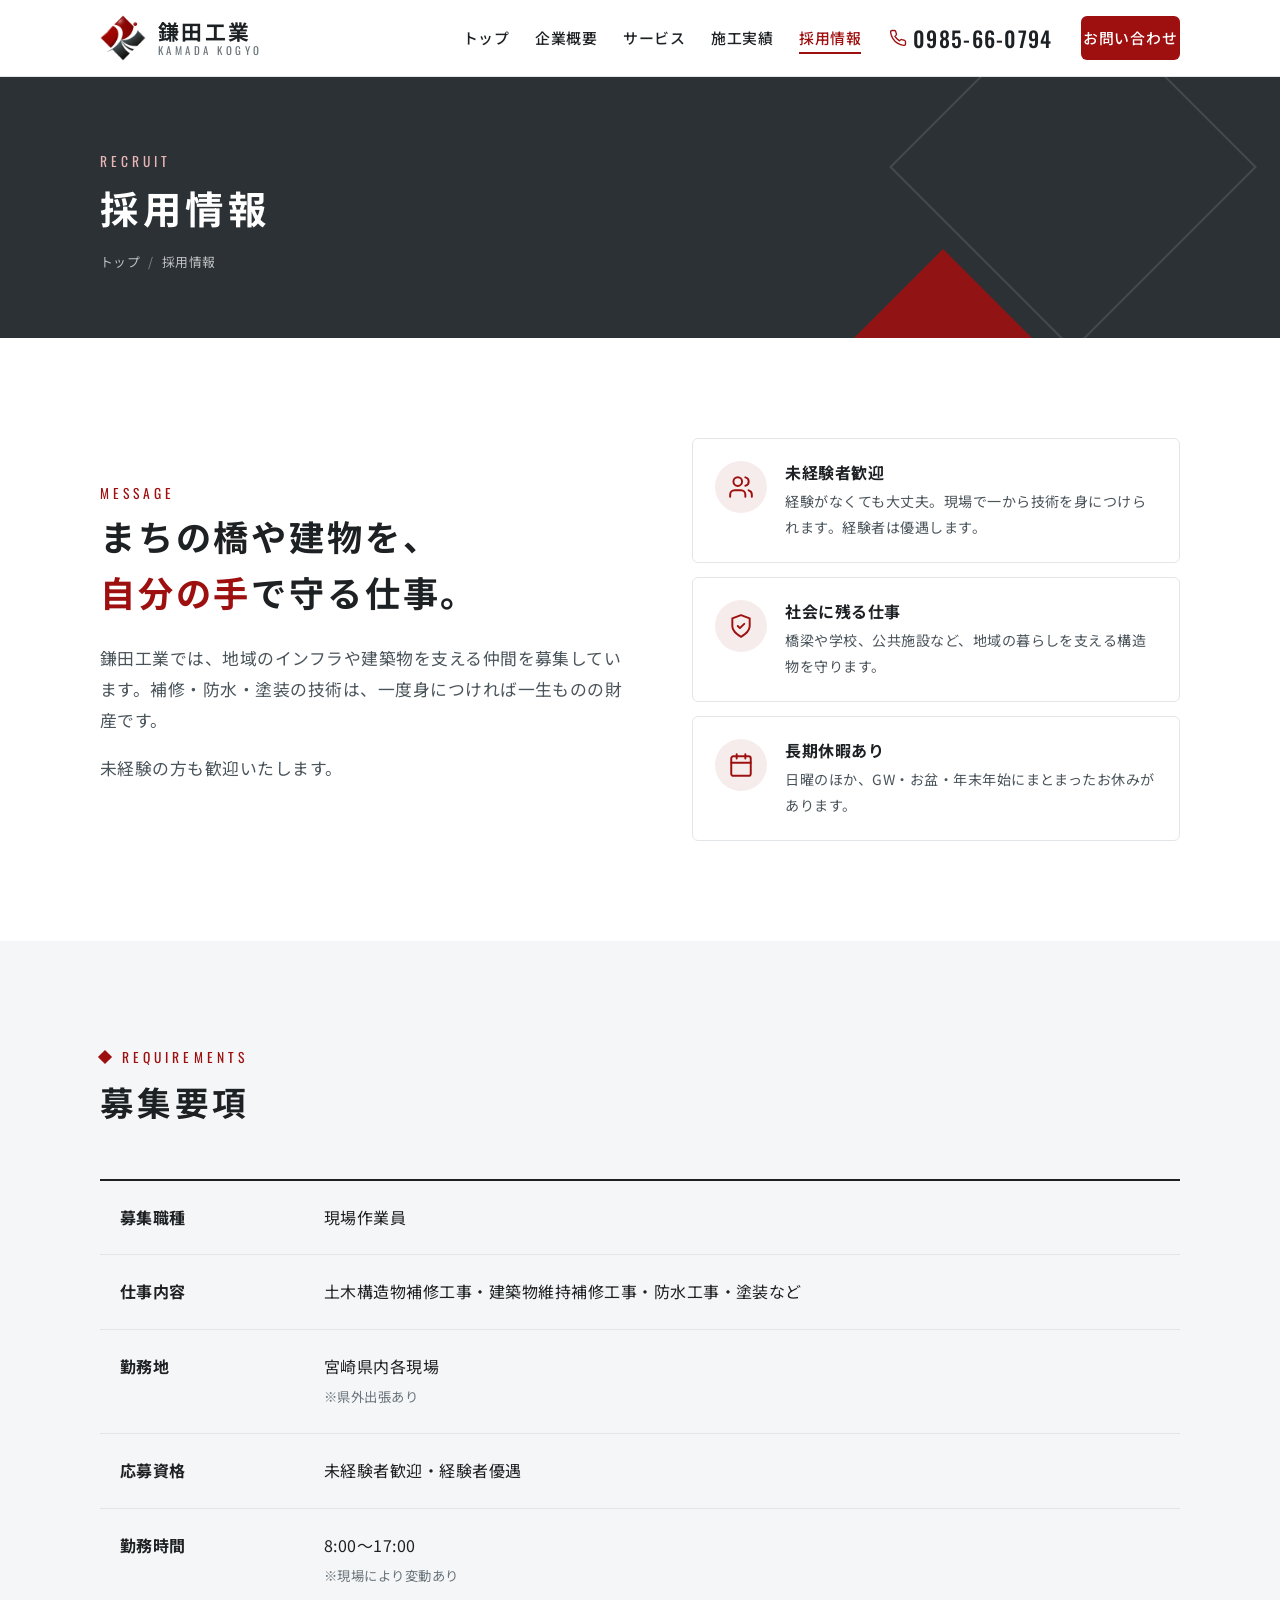
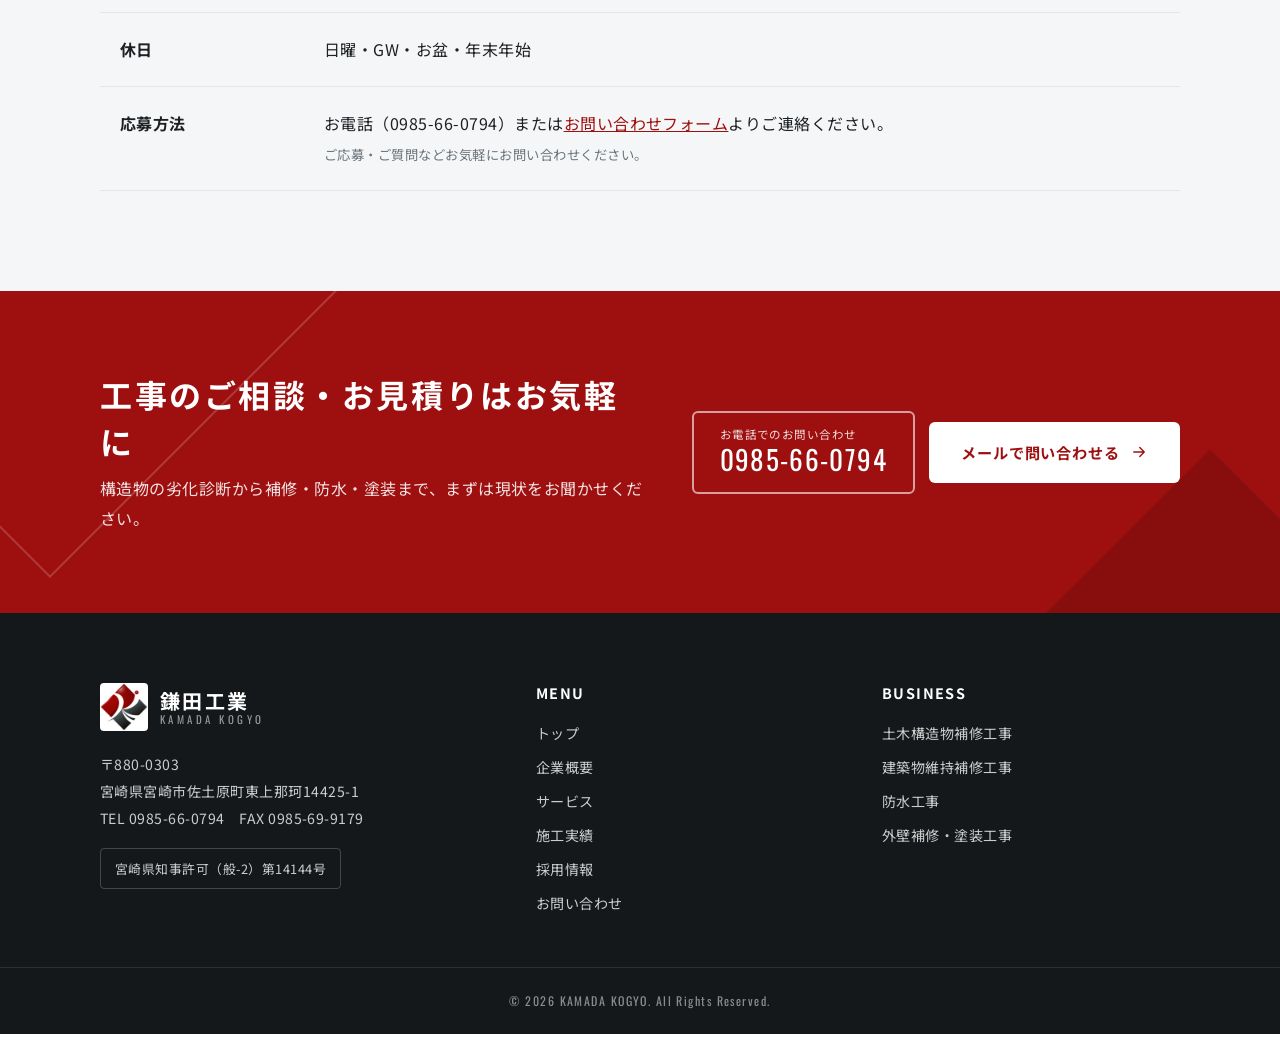
<file: recruit.html>
<!DOCTYPE html>
<html lang="ja" class="no-js">
<head>
<meta charset="UTF-8">
<meta name="viewport" content="width=device-width, initial-scale=1">
<title>採用情報｜鎌田工業</title>
<meta name="description" content="鎌田工業の採用情報。地域のインフラや建築物を支える現場作業員を募集しています。未経験者歓迎。">
<meta name="theme-color" content="#9e1010">
<meta property="og:type" content="website">
<meta property="og:site_name" content="鎌田工業">
<meta property="og:title" content="採用情報｜鎌田工業">
<meta property="og:description" content="鎌田工業の採用情報。地域のインフラや建築物を支える現場作業員を募集しています。未経験者歓迎。">
<meta property="og:image" content="https://kamadakougyou.github.io/kamada-kogyo/assets/img/after.jpg">
<meta property="og:locale" content="ja_JP">
<link rel="canonical" href="https://kamadakougyou.github.io/kamada-kogyo/recruit.html">
<meta property="og:url" content="https://kamadakougyou.github.io/kamada-kogyo/recruit.html">
<link rel="icon" type="image/png" href="assets/img/favicon.png">
<link rel="apple-touch-icon" href="assets/img/mark.png">
<link rel="preconnect" href="https://fonts.googleapis.com">
<link rel="preconnect" href="https://fonts.gstatic.com" crossorigin>
<link href="https://fonts.googleapis.com/css2?family=Noto+Sans+JP:wght@400;500;700&family=Oswald:wght@400;500&display=swap" rel="stylesheet">
<link rel="stylesheet" href="assets/css/style.css?v=2">
</head>
<body>
<a class="skip-link" href="#main">本文へスキップ</a>
<header class="site-header">
  <div class="container">
    <a class="brand" href="index.html" aria-label="鎌田工業 トップページ">
      <img src="assets/img/mark.png" alt="" width="46" height="46">
      <span class="brand-text"><span class="brand-name">鎌田工業</span><span class="brand-en">KAMADA KOGYO</span></span>
    </a>
    <button class="menu-toggle" type="button" aria-expanded="false" aria-controls="global-nav" aria-label="メニューを開閉">
      <span></span><span></span><span></span>
    </button>
    <nav class="global-nav" id="global-nav" aria-label="グローバルナビゲーション">
      <ul>
        <li><a href="index.html">トップ</a></li>
        <li><a href="company.html">企業概要</a></li>
        <li><a href="service.html">サービス</a></li>
        <li><a href="works.html">施工実績</a></li>
        <li><a href="recruit.html" aria-current="page">採用情報</a></li>
      </ul>
      <div class="header-tel">
        <a href="tel:0985660794"><svg viewBox="0 0 24 24" fill="none" stroke="currentColor" stroke-width="1.8" stroke-linecap="round" stroke-linejoin="round" aria-hidden="true"><path d="M22 16.9v3a2 2 0 0 1-2.2 2 19.8 19.8 0 0 1-8.6-3.1 19.5 19.5 0 0 1-6-6A19.8 19.8 0 0 1 2.1 4.2 2 2 0 0 1 4.1 2h3a2 2 0 0 1 2 1.7c.1.9.4 1.8.7 2.7a2 2 0 0 1-.5 2.1L8 9.8a16 16 0 0 0 6 6l1.3-1.3a2 2 0 0 1 2.1-.4c.9.3 1.8.6 2.7.7a2 2 0 0 1 1.7 2z"/></svg>0985-66-0794</a>
      </div>
      <a class="btn btn-primary btn-sm" href="contact.html">お問い合わせ</a>
    </nav>
  </div>
</header>
<main id="main">
<section class="page-hero">
  <div class="container">
    <span class="en">RECRUIT</span>
    <h1>採用情報</h1>
    <ol class="breadcrumb" aria-label="パンくずリスト">
      <li><a href="index.html">トップ</a></li>
      <li aria-current="page">採用情報</li>
    </ol>
  </div>
</section>
<section class="section">
  <div class="container recruit-hero">
    <div class="recruit-message reveal">
      <span class="en" style="font-family:var(--font-en);color:var(--red);letter-spacing:.3em;font-size:.85rem">MESSAGE</span>
      <h2>まちの橋や建物を、<br><em>自分の手</em>で守る仕事。</h2>
      <p class="lead-text">鎌田工業では、地域のインフラや建築物を支える仲間を募集しています。補修・防水・塗装の技術は、一度身につければ一生ものの財産です。</p>
      <p class="lead-text">未経験の方も歓迎いたします。</p>
    </div>
    <div class="features reveal">
      <div class="feature"><div class="card-icon"><svg viewBox="0 0 24 24" fill="none" stroke="currentColor" stroke-width="1.8" stroke-linecap="round" stroke-linejoin="round" aria-hidden="true"><circle cx="9" cy="7" r="4"/><path d="M2 21v-2a4 4 0 0 1 4-4h6a4 4 0 0 1 4 4v2M16 3.1a4 4 0 0 1 0 7.8M22 21v-2a4 4 0 0 0-3-3.9"/></svg></div><div><h3>未経験者歓迎</h3><p>経験がなくても大丈夫。現場で一から技術を身につけられます。経験者は優遇します。</p></div></div>
      <div class="feature"><div class="card-icon"><svg viewBox="0 0 24 24" fill="none" stroke="currentColor" stroke-width="1.8" stroke-linecap="round" stroke-linejoin="round" aria-hidden="true"><path d="M12 22s8-4 8-10V5l-8-3-8 3v7c0 6 8 10 8 10z"/><path d="m9 12 2 2 4-4"/></svg></div><div><h3>社会に残る仕事</h3><p>橋梁や学校、公共施設など、地域の暮らしを支える構造物を守ります。</p></div></div>
      <div class="feature"><div class="card-icon"><svg viewBox="0 0 24 24" fill="none" stroke="currentColor" stroke-width="1.8" stroke-linecap="round" stroke-linejoin="round" aria-hidden="true"><rect x="3" y="4" width="18" height="18" rx="2"/><path d="M16 2v4M8 2v4M3 10h18"/></svg></div><div><h3>長期休暇あり</h3><p>日曜のほか、GW・お盆・年末年始にまとまったお休みがあります。</p></div></div>
    </div>
  </div>
</section>

<section class="section section-alt">
  <div class="container">
    <div class="section-head reveal">
      <span class="en">REQUIREMENTS</span>
      <h2>募集要項</h2>
    </div>
    <dl class="profile reveal">
      <div class="profile-row"><dt>募集職種</dt><dd>現場作業員</dd></div>
      <div class="profile-row"><dt>仕事内容</dt><dd>土木構造物補修工事・建築物維持補修工事・防水工事・塗装など</dd></div>
      <div class="profile-row"><dt>勤務地</dt><dd>宮崎県内各現場<br><small>※県外出張あり</small></dd></div>
      <div class="profile-row"><dt>応募資格</dt><dd>未経験者歓迎・経験者優遇</dd></div>
      <div class="profile-row"><dt>勤務時間</dt><dd>8:00〜17:00<br><small>※現場により変動あり</small></dd></div>
      <div class="profile-row"><dt>休日</dt><dd>日曜・GW・お盆・年末年始</dd></div>
      <div class="profile-row"><dt>応募方法</dt><dd>お電話（<a href="tel:0985660794">0985-66-0794</a>）または<a href="contact.html" style="color:var(--red);text-decoration:underline">お問い合わせフォーム</a>よりご連絡ください。<br><small>ご応募・ご質問などお気軽にお問い合わせください。</small></dd></div>
    </dl>
  </div>
</section>
<section class="cta">
  <div class="container">
    <div>
      <h2>工事のご相談・お見積りはお気軽に</h2>
      <p>構造物の劣化診断から補修・防水・塗装まで、まずは現状をお聞かせください。</p>
    </div>
    <div class="cta-actions">
      <a class="cta-tel" href="tel:0985660794"><small>お電話でのお問い合わせ</small><span>0985-66-0794</span></a>
      <a class="btn btn-light" href="contact.html">メールで問い合わせる<svg viewBox="0 0 24 24" fill="none" stroke="currentColor" stroke-width="1.8" stroke-linecap="round" stroke-linejoin="round" aria-hidden="true"><path d="M5 12h14M13 6l6 6-6 6"/></svg></a>
    </div>
  </div>
</section>
</main>
<footer class="site-footer">
  <div class="container footer-grid">
    <div>
      <div class="footer-brand">
        <img src="assets/img/mark.png" alt="" width="48" height="48">
        <span class="brand-text"><span class="brand-name">鎌田工業</span><span class="brand-en">KAMADA KOGYO</span></span>
      </div>
      <address>
        〒880-0303<br>宮崎県宮崎市佐土原町東上那珂14425-1<br>
        TEL <a href="tel:0985660794">0985-66-0794</a>　FAX 0985-69-9179
      </address>
      <span class="footer-license">宮崎県知事許可（般-2）第14144号</span>
    </div>
    <div>
      <h4>MENU</h4>
      <ul class="footer-nav">
          <li><a href="index.html">トップ</a></li>
          <li><a href="company.html">企業概要</a></li>
          <li><a href="service.html">サービス</a></li>
          <li><a href="works.html">施工実績</a></li>
          <li><a href="recruit.html">採用情報</a></li>
          <li><a href="contact.html">お問い合わせ</a></li>
      </ul>
    </div>
    <div>
      <h4>BUSINESS</h4>
      <ul class="footer-nav">
        <li><a href="service.html#civil">土木構造物補修工事</a></li>
        <li><a href="service.html#building">建築物維持補修工事</a></li>
        <li><a href="service.html#waterproof">防水工事</a></li>
        <li><a href="service.html#wall">外壁補修・塗装工事</a></li>
      </ul>
    </div>
  </div>
  <p class="copyright">&copy; <span data-year>2026</span> KAMADA KOGYO. All Rights Reserved.</p>
</footer>
<div class="mobile-bar">
  <a class="call" href="tel:0985660794"><svg viewBox="0 0 24 24" fill="none" stroke="currentColor" stroke-width="1.8" stroke-linecap="round" stroke-linejoin="round" aria-hidden="true"><path d="M22 16.9v3a2 2 0 0 1-2.2 2 19.8 19.8 0 0 1-8.6-3.1 19.5 19.5 0 0 1-6-6A19.8 19.8 0 0 1 2.1 4.2 2 2 0 0 1 4.1 2h3a2 2 0 0 1 2 1.7c.1.9.4 1.8.7 2.7a2 2 0 0 1-.5 2.1L8 9.8a16 16 0 0 0 6 6l1.3-1.3a2 2 0 0 1 2.1-.4c.9.3 1.8.6 2.7.7a2 2 0 0 1 1.7 2z"/></svg>電話する</a>
  <a class="mail" href="contact.html"><svg viewBox="0 0 24 24" fill="none" stroke="currentColor" stroke-width="1.8" stroke-linecap="round" stroke-linejoin="round" aria-hidden="true"><rect x="2" y="4" width="20" height="16" rx="2"/><path d="m22 6-10 7L2 6"/></svg>お問い合わせ</a>
</div>
<script src="assets/js/main.js?v=2" defer></script>
</body>
</html>
</file>
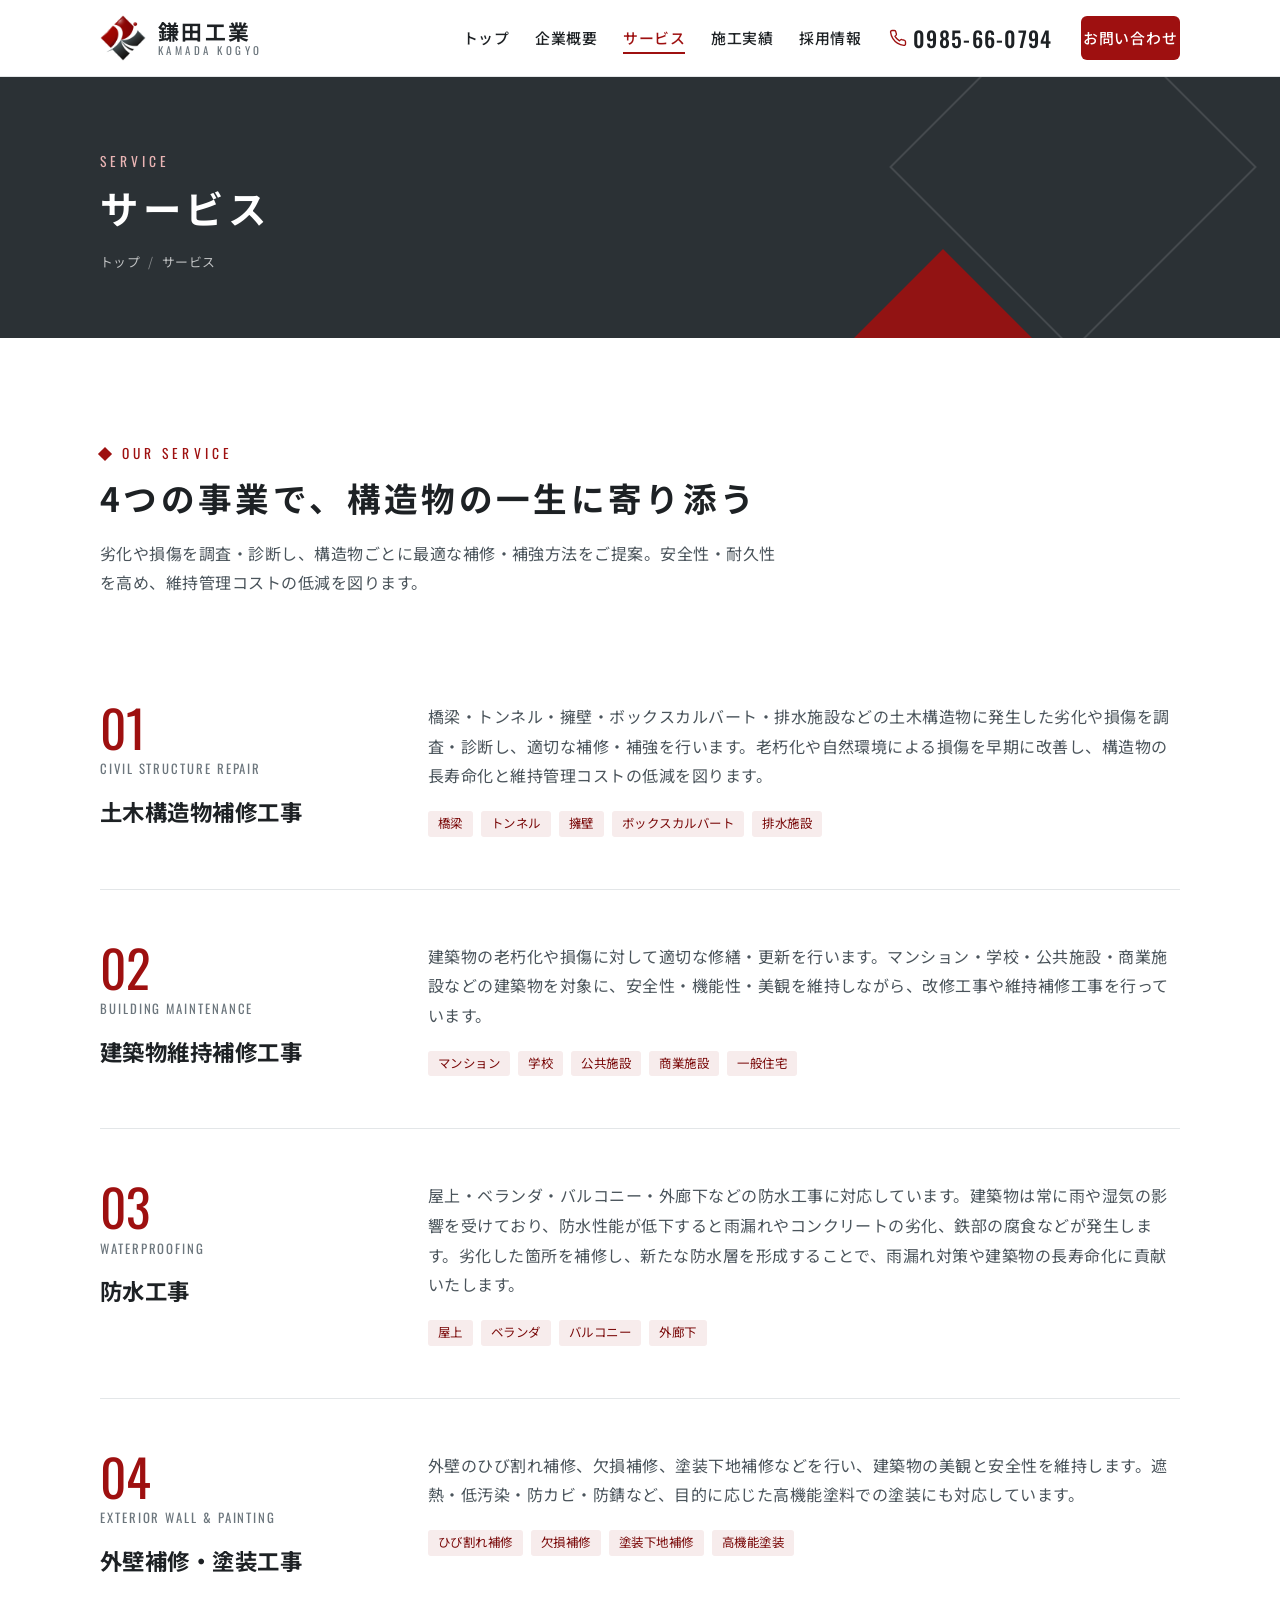
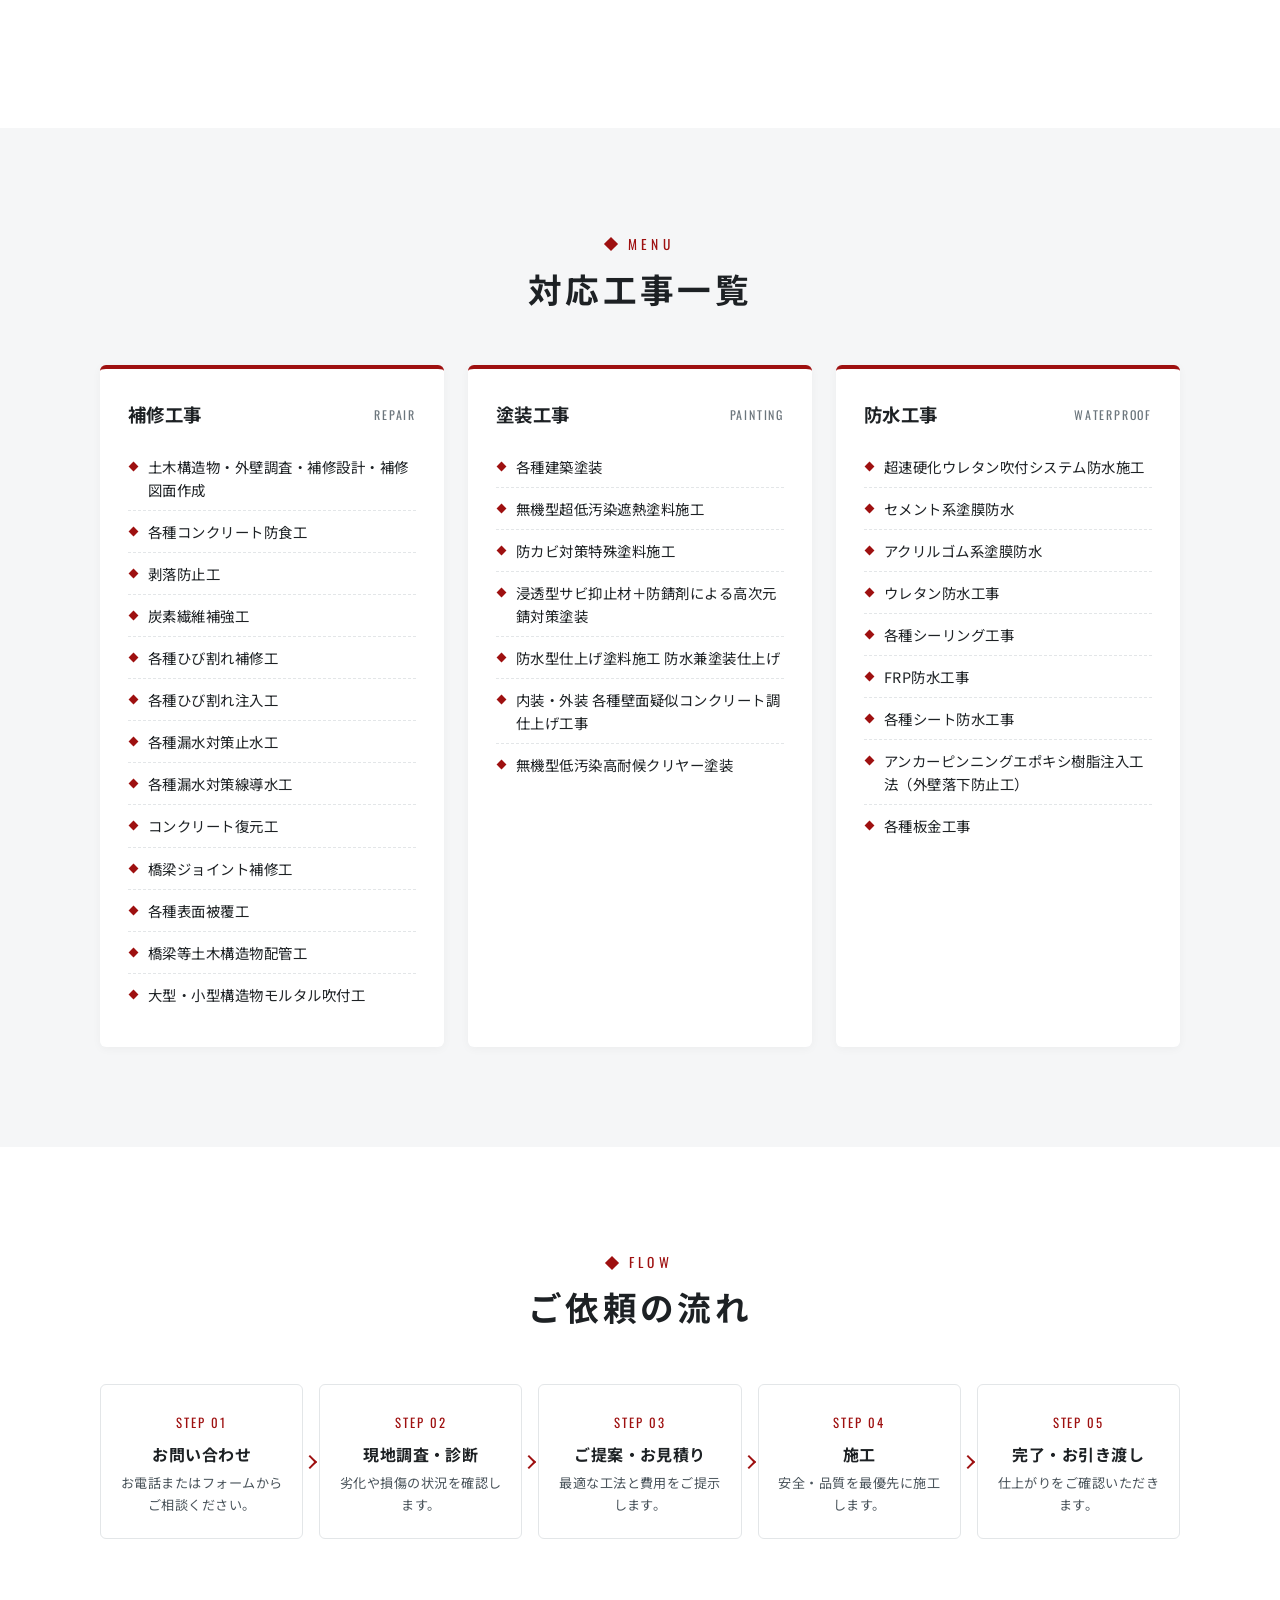
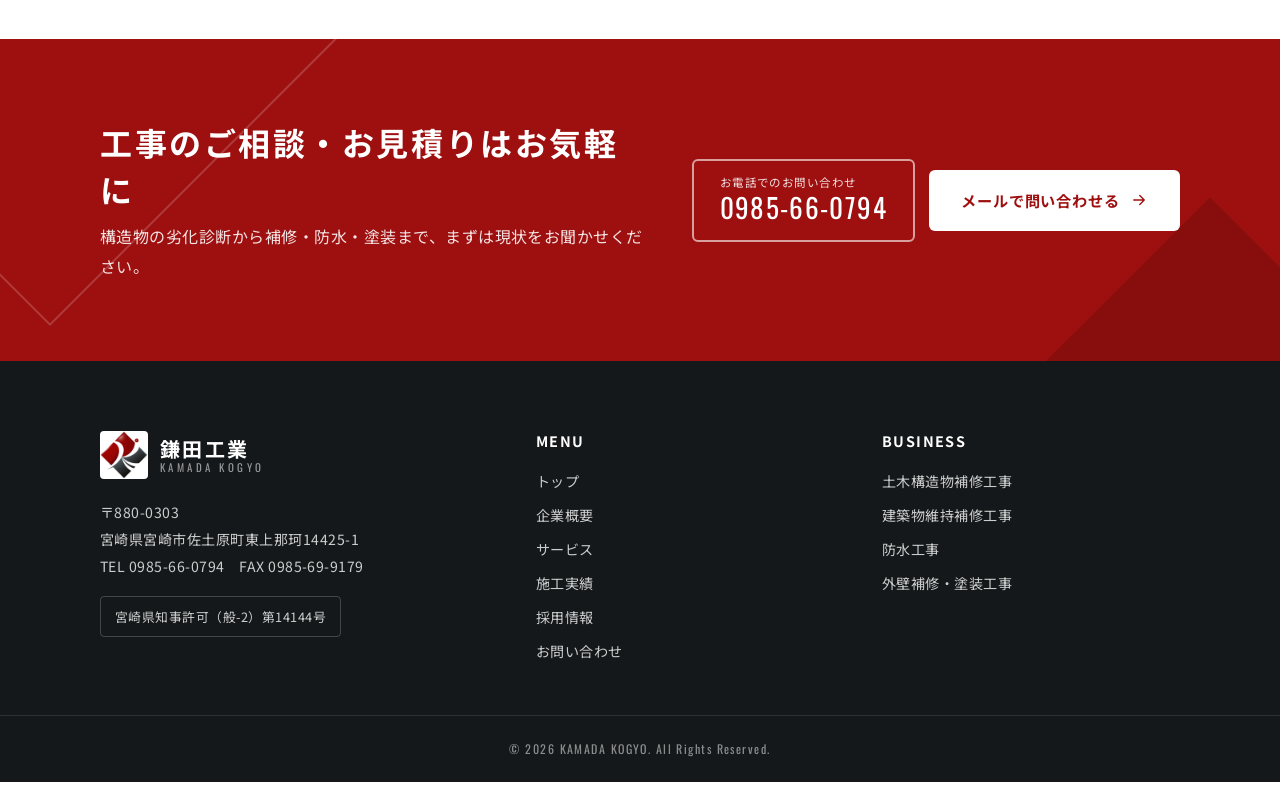
<file: service.html>
<!DOCTYPE html>
<html lang="ja" class="no-js">
<head>
<meta charset="UTF-8">
<meta name="viewport" content="width=device-width, initial-scale=1">
<title>サービス｜鎌田工業</title>
<meta name="description" content="鎌田工業のサービス紹介。土木構造物補修工事、建築物維持補修工事、防水工事、外壁補修・塗装工事に対応しています。">
<meta name="theme-color" content="#9e1010">
<meta property="og:type" content="website">
<meta property="og:site_name" content="鎌田工業">
<meta property="og:title" content="サービス｜鎌田工業">
<meta property="og:description" content="鎌田工業のサービス紹介。土木構造物補修工事、建築物維持補修工事、防水工事、外壁補修・塗装工事に対応しています。">
<meta property="og:image" content="https://kamadakougyou.github.io/kamada-kogyo/assets/img/after.jpg">
<meta property="og:locale" content="ja_JP">
<link rel="canonical" href="https://kamadakougyou.github.io/kamada-kogyo/service.html">
<meta property="og:url" content="https://kamadakougyou.github.io/kamada-kogyo/service.html">
<link rel="icon" type="image/png" href="assets/img/favicon.png">
<link rel="apple-touch-icon" href="assets/img/mark.png">
<link rel="preconnect" href="https://fonts.googleapis.com">
<link rel="preconnect" href="https://fonts.gstatic.com" crossorigin>
<link href="https://fonts.googleapis.com/css2?family=Noto+Sans+JP:wght@400;500;700&family=Oswald:wght@400;500&display=swap" rel="stylesheet">
<link rel="stylesheet" href="assets/css/style.css?v=2">
</head>
<body>
<a class="skip-link" href="#main">本文へスキップ</a>
<header class="site-header">
  <div class="container">
    <a class="brand" href="index.html" aria-label="鎌田工業 トップページ">
      <img src="assets/img/mark.png" alt="" width="46" height="46">
      <span class="brand-text"><span class="brand-name">鎌田工業</span><span class="brand-en">KAMADA KOGYO</span></span>
    </a>
    <button class="menu-toggle" type="button" aria-expanded="false" aria-controls="global-nav" aria-label="メニューを開閉">
      <span></span><span></span><span></span>
    </button>
    <nav class="global-nav" id="global-nav" aria-label="グローバルナビゲーション">
      <ul>
        <li><a href="index.html">トップ</a></li>
        <li><a href="company.html">企業概要</a></li>
        <li><a href="service.html" aria-current="page">サービス</a></li>
        <li><a href="works.html">施工実績</a></li>
        <li><a href="recruit.html">採用情報</a></li>
      </ul>
      <div class="header-tel">
        <a href="tel:0985660794"><svg viewBox="0 0 24 24" fill="none" stroke="currentColor" stroke-width="1.8" stroke-linecap="round" stroke-linejoin="round" aria-hidden="true"><path d="M22 16.9v3a2 2 0 0 1-2.2 2 19.8 19.8 0 0 1-8.6-3.1 19.5 19.5 0 0 1-6-6A19.8 19.8 0 0 1 2.1 4.2 2 2 0 0 1 4.1 2h3a2 2 0 0 1 2 1.7c.1.9.4 1.8.7 2.7a2 2 0 0 1-.5 2.1L8 9.8a16 16 0 0 0 6 6l1.3-1.3a2 2 0 0 1 2.1-.4c.9.3 1.8.6 2.7.7a2 2 0 0 1 1.7 2z"/></svg>0985-66-0794</a>
      </div>
      <a class="btn btn-primary btn-sm" href="contact.html">お問い合わせ</a>
    </nav>
  </div>
</header>
<main id="main">
<section class="page-hero">
  <div class="container">
    <span class="en">SERVICE</span>
    <h1>サービス</h1>
    <ol class="breadcrumb" aria-label="パンくずリスト">
      <li><a href="index.html">トップ</a></li>
      <li aria-current="page">サービス</li>
    </ol>
  </div>
</section>
<section class="section">
  <div class="container">
    <div class="section-head reveal">
      <span class="en">OUR SERVICE</span>
      <h2>4つの事業で、構造物の一生に寄り添う</h2>
      <p>劣化や損傷を調査・診断し、構造物ごとに最適な補修・補強方法をご提案。安全性・耐久性を高め、維持管理コストの低減を図ります。</p>
    </div>

    <div class="service-block reveal" id="civil">
      <div><div class="num">01</div><span class="sub">CIVIL STRUCTURE REPAIR</span><h3>土木構造物補修工事</h3></div>
      <div>
        <p>橋梁・トンネル・擁壁・ボックスカルバート・排水施設などの土木構造物に発生した劣化や損傷を調査・診断し、適切な補修・補強を行います。老朽化や自然環境による損傷を早期に改善し、構造物の長寿命化と維持管理コストの低減を図ります。</p>
        <div class="points"><span class="tag">橋梁</span><span class="tag">トンネル</span><span class="tag">擁壁</span><span class="tag">ボックスカルバート</span><span class="tag">排水施設</span></div>
      </div>
    </div>

    <div class="service-block reveal" id="building">
      <div><div class="num">02</div><span class="sub">BUILDING MAINTENANCE</span><h3>建築物維持補修工事</h3></div>
      <div>
        <p>建築物の老朽化や損傷に対して適切な修繕・更新を行います。マンション・学校・公共施設・商業施設などの建築物を対象に、安全性・機能性・美観を維持しながら、改修工事や維持補修工事を行っています。</p>
        <div class="points"><span class="tag">マンション</span><span class="tag">学校</span><span class="tag">公共施設</span><span class="tag">商業施設</span><span class="tag">一般住宅</span></div>
      </div>
    </div>

    <div class="service-block reveal" id="waterproof">
      <div><div class="num">03</div><span class="sub">WATERPROOFING</span><h3>防水工事</h3></div>
      <div>
        <p>屋上・ベランダ・バルコニー・外廊下などの防水工事に対応しています。建築物は常に雨や湿気の影響を受けており、防水性能が低下すると雨漏れやコンクリートの劣化、鉄部の腐食などが発生します。劣化した箇所を補修し、新たな防水層を形成することで、雨漏れ対策や建築物の長寿命化に貢献いたします。</p>
        <div class="points"><span class="tag">屋上</span><span class="tag">ベランダ</span><span class="tag">バルコニー</span><span class="tag">外廊下</span></div>
      </div>
    </div>

    <div class="service-block reveal" id="wall">
      <div><div class="num">04</div><span class="sub">EXTERIOR WALL &amp; PAINTING</span><h3>外壁補修・塗装工事</h3></div>
      <div>
        <p>外壁のひび割れ補修、欠損補修、塗装下地補修などを行い、建築物の美観と安全性を維持します。遮熱・低汚染・防カビ・防錆など、目的に応じた高機能塗料での塗装にも対応しています。</p>
        <div class="points"><span class="tag">ひび割れ補修</span><span class="tag">欠損補修</span><span class="tag">塗装下地補修</span><span class="tag">高機能塗装</span></div>
      </div>
    </div>
  </div>
</section>

<section class="section section-alt">
  <div class="container">
    <div class="section-head center reveal">
      <span class="en">MENU</span>
      <h2>対応工事一覧</h2>
    </div>
    <div class="menu-grid">
      <div class="menu-box reveal">
        <h3>補修工事<span>REPAIR</span></h3>
        <ul>
          <li>土木構造物・外壁調査・補修設計・補修図面作成</li>
          <li>各種コンクリート防食工</li>
          <li>剥落防止工</li>
          <li>炭素繊維補強工</li>
          <li>各種ひび割れ補修工</li>
          <li>各種ひび割れ注入工</li>
          <li>各種漏水対策止水工</li>
          <li>各種漏水対策線導水工</li>
          <li>コンクリート復元工</li>
          <li>橋梁ジョイント補修工</li>
          <li>各種表面被覆工</li>
          <li>橋梁等土木構造物配管工</li>
          <li>大型・小型構造物モルタル吹付工</li>
        </ul>
      </div>
      <div class="menu-box reveal">
        <h3>塗装工事<span>PAINTING</span></h3>
        <ul>
          <li>各種建築塗装</li>
          <li>無機型超低汚染遮熱塗料施工</li>
          <li>防カビ対策特殊塗料施工</li>
          <li>浸透型サビ抑止材＋防錆剤による高次元錆対策塗装</li>
          <li>防水型仕上げ塗料施工 防水兼塗装仕上げ</li>
          <li>内装・外装 各種壁面疑似コンクリート調仕上げ工事</li>
          <li>無機型低汚染高耐候クリヤー塗装</li>
        </ul>
      </div>
      <div class="menu-box reveal">
        <h3>防水工事<span>WATERPROOF</span></h3>
        <ul>
          <li>超速硬化ウレタン吹付システム防水施工</li>
          <li>セメント系塗膜防水</li>
          <li>アクリルゴム系塗膜防水</li>
          <li>ウレタン防水工事</li>
          <li>各種シーリング工事</li>
          <li>FRP防水工事</li>
          <li>各種シート防水工事</li>
          <li>アンカーピンニングエポキシ樹脂注入工法（外壁落下防止工）</li>
          <li>各種板金工事</li>
        </ul>
      </div>
    </div>
  </div>
</section>

<section class="section">
  <div class="container">
    <div class="section-head center reveal">
      <span class="en">FLOW</span>
      <h2>ご依頼の流れ</h2>
    </div>
    <ol class="flow reveal">
      <li><h3>お問い合わせ</h3><p>お電話またはフォームからご相談ください。</p></li>
      <li><h3>現地調査・診断</h3><p>劣化や損傷の状況を確認します。</p></li>
      <li><h3>ご提案・お見積り</h3><p>最適な工法と費用をご提示します。</p></li>
      <li><h3>施工</h3><p>安全・品質を最優先に施工します。</p></li>
      <li><h3>完了・お引き渡し</h3><p>仕上がりをご確認いただきます。</p></li>
    </ol>
  </div>
</section>
<section class="cta">
  <div class="container">
    <div>
      <h2>工事のご相談・お見積りはお気軽に</h2>
      <p>構造物の劣化診断から補修・防水・塗装まで、まずは現状をお聞かせください。</p>
    </div>
    <div class="cta-actions">
      <a class="cta-tel" href="tel:0985660794"><small>お電話でのお問い合わせ</small><span>0985-66-0794</span></a>
      <a class="btn btn-light" href="contact.html">メールで問い合わせる<svg viewBox="0 0 24 24" fill="none" stroke="currentColor" stroke-width="1.8" stroke-linecap="round" stroke-linejoin="round" aria-hidden="true"><path d="M5 12h14M13 6l6 6-6 6"/></svg></a>
    </div>
  </div>
</section>
</main>
<footer class="site-footer">
  <div class="container footer-grid">
    <div>
      <div class="footer-brand">
        <img src="assets/img/mark.png" alt="" width="48" height="48">
        <span class="brand-text"><span class="brand-name">鎌田工業</span><span class="brand-en">KAMADA KOGYO</span></span>
      </div>
      <address>
        〒880-0303<br>宮崎県宮崎市佐土原町東上那珂14425-1<br>
        TEL <a href="tel:0985660794">0985-66-0794</a>　FAX 0985-69-9179
      </address>
      <span class="footer-license">宮崎県知事許可（般-2）第14144号</span>
    </div>
    <div>
      <h4>MENU</h4>
      <ul class="footer-nav">
          <li><a href="index.html">トップ</a></li>
          <li><a href="company.html">企業概要</a></li>
          <li><a href="service.html">サービス</a></li>
          <li><a href="works.html">施工実績</a></li>
          <li><a href="recruit.html">採用情報</a></li>
          <li><a href="contact.html">お問い合わせ</a></li>
      </ul>
    </div>
    <div>
      <h4>BUSINESS</h4>
      <ul class="footer-nav">
        <li><a href="service.html#civil">土木構造物補修工事</a></li>
        <li><a href="service.html#building">建築物維持補修工事</a></li>
        <li><a href="service.html#waterproof">防水工事</a></li>
        <li><a href="service.html#wall">外壁補修・塗装工事</a></li>
      </ul>
    </div>
  </div>
  <p class="copyright">&copy; <span data-year>2026</span> KAMADA KOGYO. All Rights Reserved.</p>
</footer>
<div class="mobile-bar">
  <a class="call" href="tel:0985660794"><svg viewBox="0 0 24 24" fill="none" stroke="currentColor" stroke-width="1.8" stroke-linecap="round" stroke-linejoin="round" aria-hidden="true"><path d="M22 16.9v3a2 2 0 0 1-2.2 2 19.8 19.8 0 0 1-8.6-3.1 19.5 19.5 0 0 1-6-6A19.8 19.8 0 0 1 2.1 4.2 2 2 0 0 1 4.1 2h3a2 2 0 0 1 2 1.7c.1.9.4 1.8.7 2.7a2 2 0 0 1-.5 2.1L8 9.8a16 16 0 0 0 6 6l1.3-1.3a2 2 0 0 1 2.1-.4c.9.3 1.8.6 2.7.7a2 2 0 0 1 1.7 2z"/></svg>電話する</a>
  <a class="mail" href="contact.html"><svg viewBox="0 0 24 24" fill="none" stroke="currentColor" stroke-width="1.8" stroke-linecap="round" stroke-linejoin="round" aria-hidden="true"><rect x="2" y="4" width="20" height="16" rx="2"/><path d="m22 6-10 7L2 6"/></svg>お問い合わせ</a>
</div>
<script src="assets/js/main.js?v=2" defer></script>
</body>
</html>
</file>
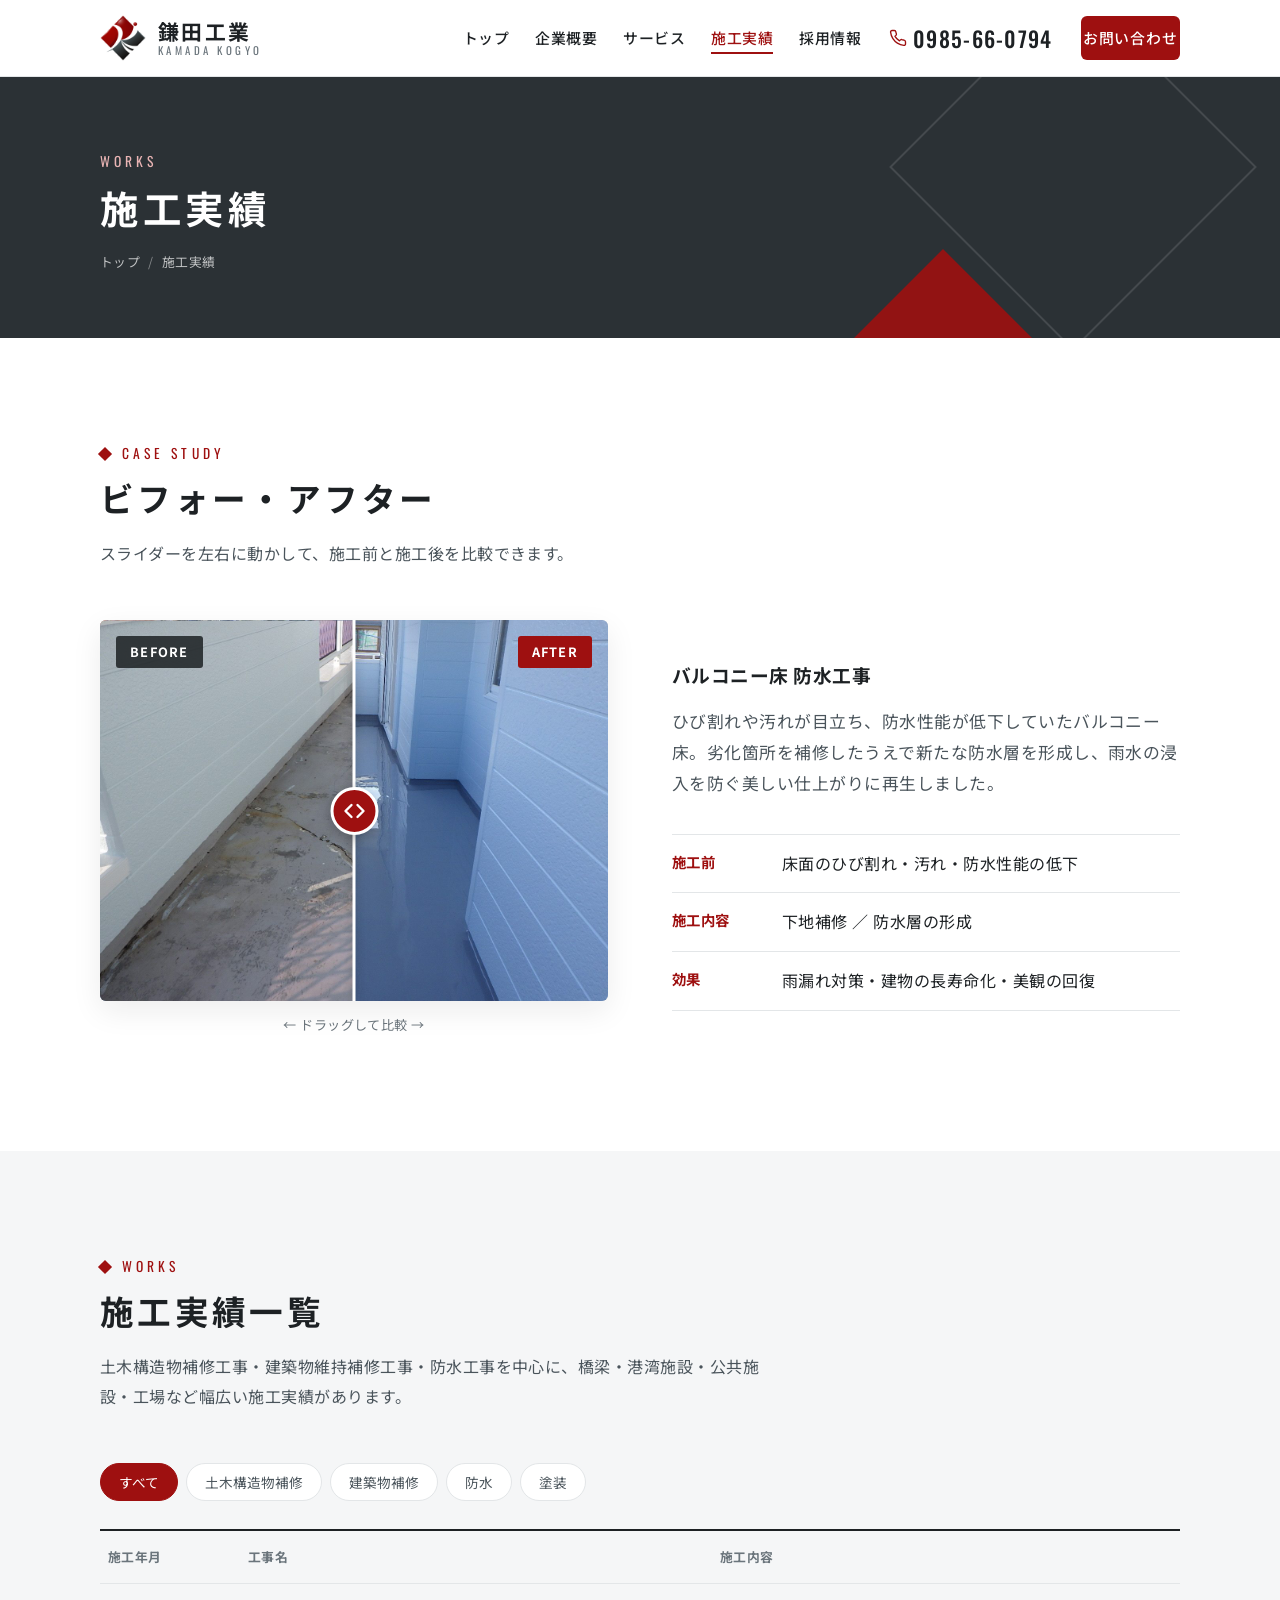
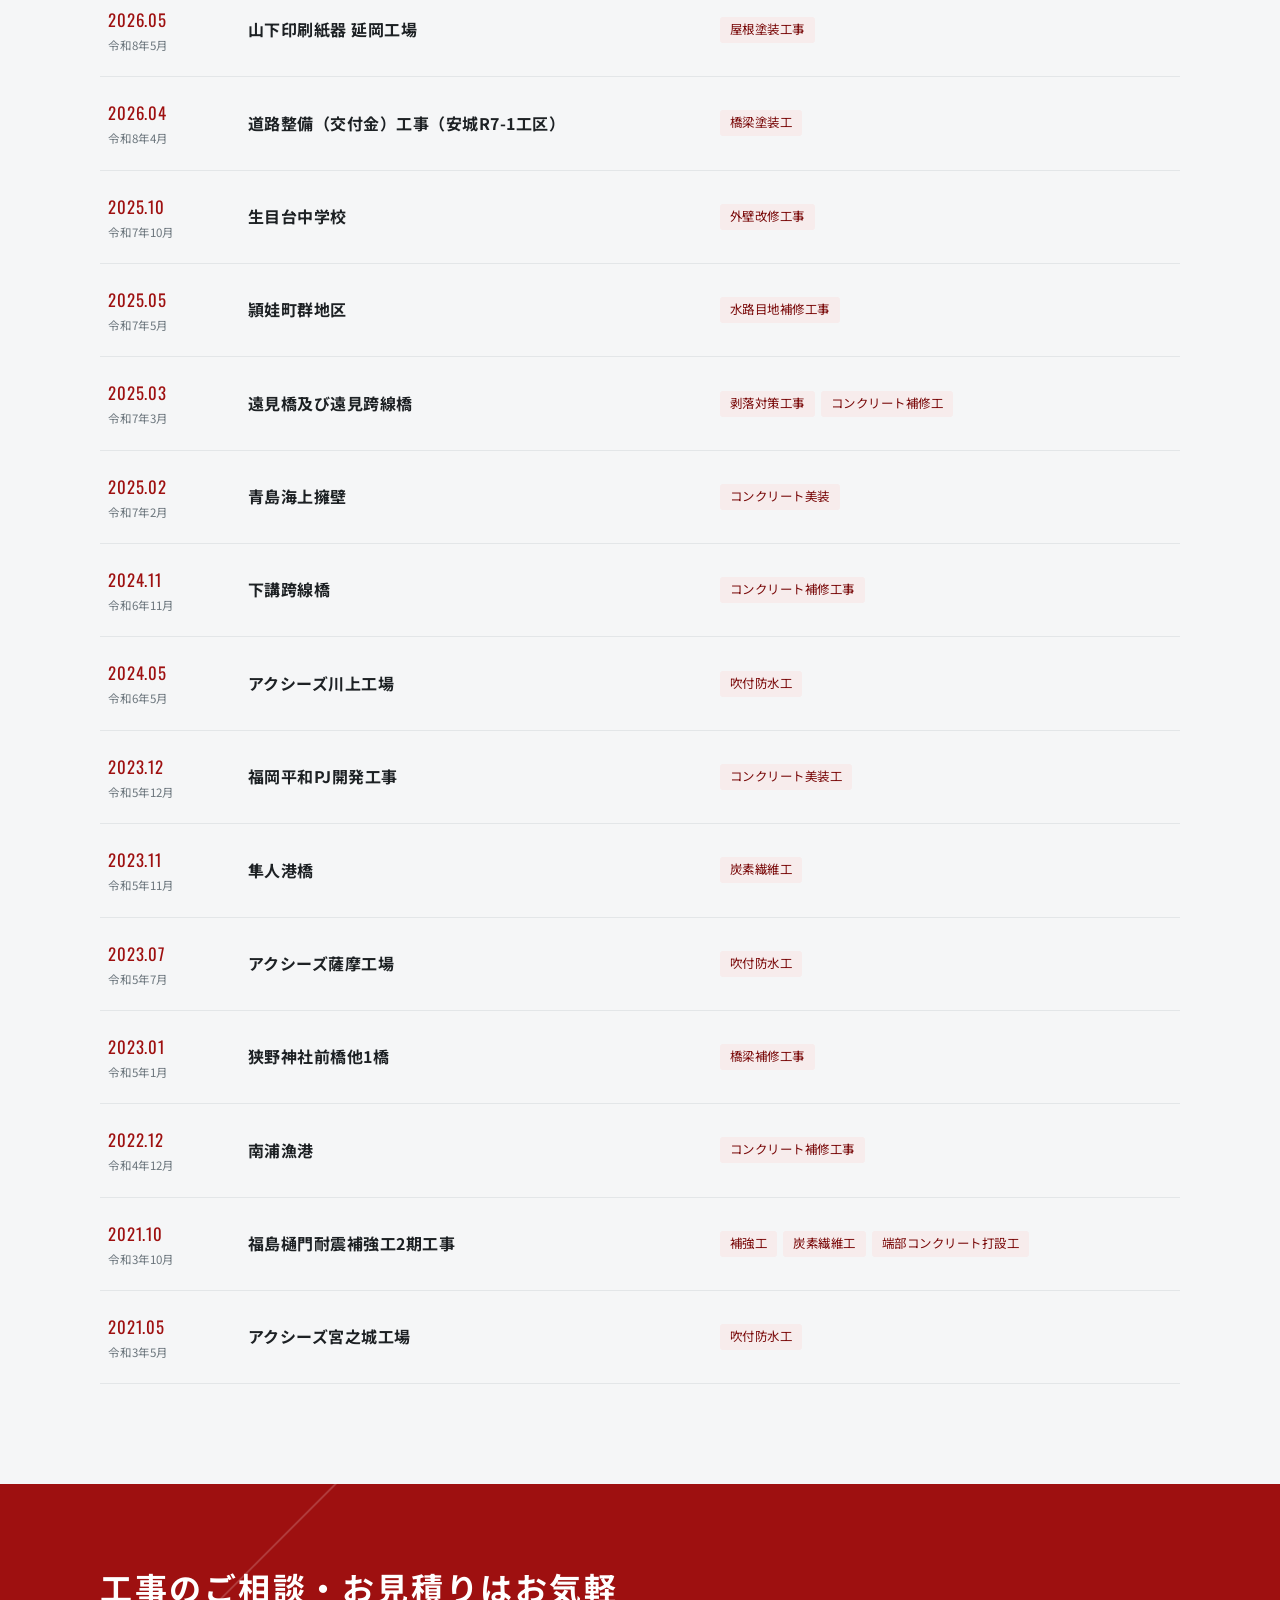
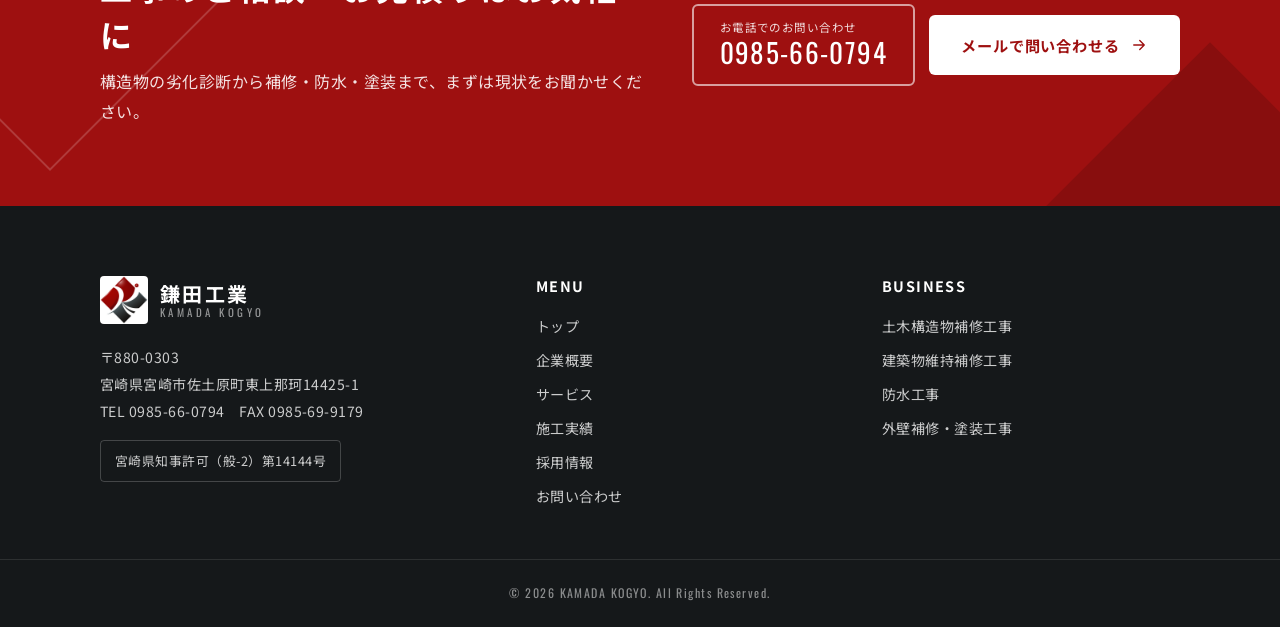
<file: works.html>
<!DOCTYPE html>
<html lang="ja" class="no-js">
<head>
<meta charset="UTF-8">
<meta name="viewport" content="width=device-width, initial-scale=1">
<title>施工実績｜鎌田工業</title>
<meta name="description" content="鎌田工業の施工実績。橋梁・港湾施設・公共施設・工場などでの補修工事・防水工事・塗装工事の実績をご紹介します。">
<meta name="theme-color" content="#9e1010">
<meta property="og:type" content="website">
<meta property="og:site_name" content="鎌田工業">
<meta property="og:title" content="施工実績｜鎌田工業">
<meta property="og:description" content="鎌田工業の施工実績。橋梁・港湾施設・公共施設・工場などでの補修工事・防水工事・塗装工事の実績をご紹介します。">
<meta property="og:image" content="https://kamadakougyou.github.io/kamada-kogyo/assets/img/after.jpg">
<meta property="og:locale" content="ja_JP">
<link rel="canonical" href="https://kamadakougyou.github.io/kamada-kogyo/works.html">
<meta property="og:url" content="https://kamadakougyou.github.io/kamada-kogyo/works.html">
<link rel="icon" type="image/png" href="assets/img/favicon.png">
<link rel="apple-touch-icon" href="assets/img/mark.png">
<link rel="preconnect" href="https://fonts.googleapis.com">
<link rel="preconnect" href="https://fonts.gstatic.com" crossorigin>
<link href="https://fonts.googleapis.com/css2?family=Noto+Sans+JP:wght@400;500;700&family=Oswald:wght@400;500&display=swap" rel="stylesheet">
<link rel="stylesheet" href="assets/css/style.css?v=2">
</head>
<body>
<a class="skip-link" href="#main">本文へスキップ</a>
<header class="site-header">
  <div class="container">
    <a class="brand" href="index.html" aria-label="鎌田工業 トップページ">
      <img src="assets/img/mark.png" alt="" width="46" height="46">
      <span class="brand-text"><span class="brand-name">鎌田工業</span><span class="brand-en">KAMADA KOGYO</span></span>
    </a>
    <button class="menu-toggle" type="button" aria-expanded="false" aria-controls="global-nav" aria-label="メニューを開閉">
      <span></span><span></span><span></span>
    </button>
    <nav class="global-nav" id="global-nav" aria-label="グローバルナビゲーション">
      <ul>
        <li><a href="index.html">トップ</a></li>
        <li><a href="company.html">企業概要</a></li>
        <li><a href="service.html">サービス</a></li>
        <li><a href="works.html" aria-current="page">施工実績</a></li>
        <li><a href="recruit.html">採用情報</a></li>
      </ul>
      <div class="header-tel">
        <a href="tel:0985660794"><svg viewBox="0 0 24 24" fill="none" stroke="currentColor" stroke-width="1.8" stroke-linecap="round" stroke-linejoin="round" aria-hidden="true"><path d="M22 16.9v3a2 2 0 0 1-2.2 2 19.8 19.8 0 0 1-8.6-3.1 19.5 19.5 0 0 1-6-6A19.8 19.8 0 0 1 2.1 4.2 2 2 0 0 1 4.1 2h3a2 2 0 0 1 2 1.7c.1.9.4 1.8.7 2.7a2 2 0 0 1-.5 2.1L8 9.8a16 16 0 0 0 6 6l1.3-1.3a2 2 0 0 1 2.1-.4c.9.3 1.8.6 2.7.7a2 2 0 0 1 1.7 2z"/></svg>0985-66-0794</a>
      </div>
      <a class="btn btn-primary btn-sm" href="contact.html">お問い合わせ</a>
    </nav>
  </div>
</header>
<main id="main">
<section class="page-hero">
  <div class="container">
    <span class="en">WORKS</span>
    <h1>施工実績</h1>
    <ol class="breadcrumb" aria-label="パンくずリスト">
      <li><a href="index.html">トップ</a></li>
      <li aria-current="page">施工実績</li>
    </ol>
  </div>
</section>
<section class="section">
  <div class="container">
    <div class="section-head reveal">
      <span class="en">CASE STUDY</span>
      <h2>ビフォー・アフター</h2>
      <p>スライダーを左右に動かして、施工前と施工後を比較できます。</p>
    </div>
    <div class="split">
      <div class="reveal">
        <div class="compare">
          <img src="assets/img/after.jpg" alt="施工後：防水層が新たに形成されたバルコニー床" loading="lazy" width="1280" height="960">
          <img class="compare-before" src="assets/img/before.jpg" alt="施工前：ひび割れと汚れが目立つバルコニー床" loading="lazy" width="1280" height="960">
          <span class="compare-tag before">BEFORE</span>
          <span class="compare-tag after">AFTER</span>
          <div class="compare-handle"></div>
          <input type="range" min="0" max="100" value="50" aria-label="施工前と施工後の比較スライダー">
        </div>
        <p class="compare-note">← ドラッグして比較 →</p>
      </div>
      <div class="case-meta reveal">
        <h3>バルコニー床 防水工事</h3>
        <p class="lead-text">ひび割れや汚れが目立ち、防水性能が低下していたバルコニー床。劣化箇所を補修したうえで新たな防水層を形成し、雨水の浸入を防ぐ美しい仕上がりに再生しました。</p>
        <dl>
          <dt>施工前</dt><dd>床面のひび割れ・汚れ・防水性能の低下</dd>
          <dt>施工内容</dt><dd>下地補修 ／ 防水層の形成</dd>
          <dt>効果</dt><dd>雨漏れ対策・建物の長寿命化・美観の回復</dd>
        </dl>
      </div>
    </div>
  </div>
</section>

<section class="section section-alt">
  <div class="container">
    <div class="section-head reveal">
      <span class="en">WORKS</span>
      <h2>施工実績一覧</h2>
      <p>土木構造物補修工事・建築物維持補修工事・防水工事を中心に、橋梁・港湾施設・公共施設・工場など幅広い施工実績があります。</p>
    </div>
    <div class="filter reveal" role="group" aria-label="工事種別で絞り込み">
      <button type="button" data-filter="all" aria-pressed="true">すべて</button>
      <button type="button" data-filter="civil" aria-pressed="false">土木構造物補修</button>
      <button type="button" data-filter="building" aria-pressed="false">建築物補修</button>
      <button type="button" data-filter="waterproof" aria-pressed="false">防水</button>
      <button type="button" data-filter="paint" aria-pressed="false">塗装</button>
    </div>
    <div class="works-list reveal">
      <div class="works-row head" aria-hidden="true"><div>施工年月</div><div>工事名</div><div>施工内容</div></div>
      <div class="works-row" data-cat="paint">
        <div class="works-date">2026.05<small>令和8年5月</small></div>
        <div class="works-name">山下印刷紙器 延岡工場</div>
        <div class="works-type"><span class="tag">屋根塗装工事</span></div>
      </div>
      <div class="works-row" data-cat="paint civil">
        <div class="works-date">2026.04<small>令和8年4月</small></div>
        <div class="works-name">道路整備（交付金）工事（安城R7-1工区）</div>
        <div class="works-type"><span class="tag">橋梁塗装工</span></div>
      </div>
      <div class="works-row" data-cat="building">
        <div class="works-date">2025.10<small>令和7年10月</small></div>
        <div class="works-name">生目台中学校</div>
        <div class="works-type"><span class="tag">外壁改修工事</span></div>
      </div>
      <div class="works-row" data-cat="civil">
        <div class="works-date">2025.05<small>令和7年5月</small></div>
        <div class="works-name">頴娃町群地区</div>
        <div class="works-type"><span class="tag">水路目地補修工事</span></div>
      </div>
      <div class="works-row" data-cat="civil">
        <div class="works-date">2025.03<small>令和7年3月</small></div>
        <div class="works-name">遠見橋及び遠見跨線橋</div>
        <div class="works-type"><span class="tag">剥落対策工事</span><span class="tag">コンクリート補修工</span></div>
      </div>
      <div class="works-row" data-cat="civil">
        <div class="works-date">2025.02<small>令和7年2月</small></div>
        <div class="works-name">青島海上擁壁</div>
        <div class="works-type"><span class="tag">コンクリート美装</span></div>
      </div>
      <div class="works-row" data-cat="civil">
        <div class="works-date">2024.11<small>令和6年11月</small></div>
        <div class="works-name">下講跨線橋</div>
        <div class="works-type"><span class="tag">コンクリート補修工事</span></div>
      </div>
      <div class="works-row" data-cat="waterproof">
        <div class="works-date">2024.05<small>令和6年5月</small></div>
        <div class="works-name">アクシーズ川上工場</div>
        <div class="works-type"><span class="tag">吹付防水工</span></div>
      </div>
      <div class="works-row" data-cat="building">
        <div class="works-date">2023.12<small>令和5年12月</small></div>
        <div class="works-name">福岡平和PJ開発工事</div>
        <div class="works-type"><span class="tag">コンクリート美装工</span></div>
      </div>
      <div class="works-row" data-cat="civil">
        <div class="works-date">2023.11<small>令和5年11月</small></div>
        <div class="works-name">隼人港橋</div>
        <div class="works-type"><span class="tag">炭素繊維工</span></div>
      </div>
      <div class="works-row" data-cat="waterproof">
        <div class="works-date">2023.07<small>令和5年7月</small></div>
        <div class="works-name">アクシーズ薩摩工場</div>
        <div class="works-type"><span class="tag">吹付防水工</span></div>
      </div>
      <div class="works-row" data-cat="civil">
        <div class="works-date">2023.01<small>令和5年1月</small></div>
        <div class="works-name">狭野神社前橋他1橋</div>
        <div class="works-type"><span class="tag">橋梁補修工事</span></div>
      </div>
      <div class="works-row" data-cat="civil">
        <div class="works-date">2022.12<small>令和4年12月</small></div>
        <div class="works-name">南浦漁港</div>
        <div class="works-type"><span class="tag">コンクリート補修工事</span></div>
      </div>
      <div class="works-row" data-cat="civil">
        <div class="works-date">2021.10<small>令和3年10月</small></div>
        <div class="works-name">福島樋門耐震補強工2期工事</div>
        <div class="works-type"><span class="tag">補強工</span><span class="tag">炭素繊維工</span><span class="tag">端部コンクリート打設工</span></div>
      </div>
      <div class="works-row" data-cat="waterproof">
        <div class="works-date">2021.05<small>令和3年5月</small></div>
        <div class="works-name">アクシーズ宮之城工場</div>
        <div class="works-type"><span class="tag">吹付防水工</span></div>
      </div>
    </div>
  </div>
</section>
<section class="cta">
  <div class="container">
    <div>
      <h2>工事のご相談・お見積りはお気軽に</h2>
      <p>構造物の劣化診断から補修・防水・塗装まで、まずは現状をお聞かせください。</p>
    </div>
    <div class="cta-actions">
      <a class="cta-tel" href="tel:0985660794"><small>お電話でのお問い合わせ</small><span>0985-66-0794</span></a>
      <a class="btn btn-light" href="contact.html">メールで問い合わせる<svg viewBox="0 0 24 24" fill="none" stroke="currentColor" stroke-width="1.8" stroke-linecap="round" stroke-linejoin="round" aria-hidden="true"><path d="M5 12h14M13 6l6 6-6 6"/></svg></a>
    </div>
  </div>
</section>
</main>
<footer class="site-footer">
  <div class="container footer-grid">
    <div>
      <div class="footer-brand">
        <img src="assets/img/mark.png" alt="" width="48" height="48">
        <span class="brand-text"><span class="brand-name">鎌田工業</span><span class="brand-en">KAMADA KOGYO</span></span>
      </div>
      <address>
        〒880-0303<br>宮崎県宮崎市佐土原町東上那珂14425-1<br>
        TEL <a href="tel:0985660794">0985-66-0794</a>　FAX 0985-69-9179
      </address>
      <span class="footer-license">宮崎県知事許可（般-2）第14144号</span>
    </div>
    <div>
      <h4>MENU</h4>
      <ul class="footer-nav">
          <li><a href="index.html">トップ</a></li>
          <li><a href="company.html">企業概要</a></li>
          <li><a href="service.html">サービス</a></li>
          <li><a href="works.html">施工実績</a></li>
          <li><a href="recruit.html">採用情報</a></li>
          <li><a href="contact.html">お問い合わせ</a></li>
      </ul>
    </div>
    <div>
      <h4>BUSINESS</h4>
      <ul class="footer-nav">
        <li><a href="service.html#civil">土木構造物補修工事</a></li>
        <li><a href="service.html#building">建築物維持補修工事</a></li>
        <li><a href="service.html#waterproof">防水工事</a></li>
        <li><a href="service.html#wall">外壁補修・塗装工事</a></li>
      </ul>
    </div>
  </div>
  <p class="copyright">&copy; <span data-year>2026</span> KAMADA KOGYO. All Rights Reserved.</p>
</footer>
<div class="mobile-bar">
  <a class="call" href="tel:0985660794"><svg viewBox="0 0 24 24" fill="none" stroke="currentColor" stroke-width="1.8" stroke-linecap="round" stroke-linejoin="round" aria-hidden="true"><path d="M22 16.9v3a2 2 0 0 1-2.2 2 19.8 19.8 0 0 1-8.6-3.1 19.5 19.5 0 0 1-6-6A19.8 19.8 0 0 1 2.1 4.2 2 2 0 0 1 4.1 2h3a2 2 0 0 1 2 1.7c.1.9.4 1.8.7 2.7a2 2 0 0 1-.5 2.1L8 9.8a16 16 0 0 0 6 6l1.3-1.3a2 2 0 0 1 2.1-.4c.9.3 1.8.6 2.7.7a2 2 0 0 1 1.7 2z"/></svg>電話する</a>
  <a class="mail" href="contact.html"><svg viewBox="0 0 24 24" fill="none" stroke="currentColor" stroke-width="1.8" stroke-linecap="round" stroke-linejoin="round" aria-hidden="true"><rect x="2" y="4" width="20" height="16" rx="2"/><path d="m22 6-10 7L2 6"/></svg>お問い合わせ</a>
</div>
<script src="assets/js/main.js?v=2" defer></script>
</body>
</html>
</file>
<file: assets/css/style.css>
/* ==========================================================
   鎌田工業 — site stylesheet
   ========================================================== */
:root {
  --red: #9e1010;
  --red-dark: #7a0a0a;
  --red-soft: #f7ecec;
  --ink: #1d2124;
  --charcoal: #2b3135;
  --slate: #4a545b;
  --muted: #6b757c;
  --line: #e3e6e8;
  --bg: #ffffff;
  --bg-alt: #f5f6f7;
  --radius: 6px;
  --shadow: 0 10px 30px rgba(20, 24, 28, .08);
  --container: 1120px;
  --header-h: 76px;
  --font: "Noto Sans JP", "Hiragino Kaku Gothic ProN", "Hiragino Sans", Meiryo, sans-serif;
  --font-en: "Oswald", "Noto Sans JP", sans-serif;
}

*, *::before, *::after { box-sizing: border-box; }
html { scroll-behavior: smooth; scroll-padding-top: calc(var(--header-h) + 12px); }
body {
  margin: 0;
  font-family: var(--font);
  color: var(--ink);
  background: var(--bg);
  line-height: 1.85;
  font-size: 16px;
  letter-spacing: .03em;
  -webkit-font-smoothing: antialiased;
}
img { max-width: 100%; height: auto; display: block; }
a { color: inherit; text-decoration: none; }
p { margin: 0 0 1em; }
h1, h2, h3, h4 { line-height: 1.45; margin: 0; font-weight: 700; }
ul, ol { margin: 0; padding: 0; list-style: none; }

.container { width: 100%; max-width: var(--container); margin: 0 auto; padding: 0 20px; }
.visually-hidden { position: absolute !important; width: 1px; height: 1px; overflow: hidden; clip: rect(0 0 0 0); white-space: nowrap; }
.skip-link { position: absolute; left: -9999px; top: 8px; z-index: 200; background: var(--ink); color: #fff; padding: 8px 14px; }
.skip-link:focus { left: 8px; }
:focus-visible { outline: 3px solid var(--red); outline-offset: 2px; }

/* ---------- Header ---------- */
.site-header {
  position: sticky; top: 0; z-index: 100;
  background: #fff;
  border-bottom: 1px solid var(--line);
}
.site-header .container {
  display: flex; align-items: center; justify-content: space-between;
  height: var(--header-h); gap: 24px;
}
.brand { display: flex; align-items: center; gap: 12px; flex-shrink: 0; }
.brand img { width: 46px; height: 46px; }
.brand-text { display: flex; flex-direction: column; line-height: 1.2; }
.brand-name { font-size: 1.3rem; font-weight: 700; letter-spacing: .12em; }
.brand-en { font-family: var(--font-en); font-size: .68rem; letter-spacing: .32em; color: var(--muted); }

.global-nav { display: flex; align-items: center; gap: 28px; }
.global-nav ul { display: flex; gap: 26px; }
.global-nav a { font-size: .93rem; font-weight: 500; position: relative; padding: 6px 0; }
.global-nav ul a::after {
  content: ""; position: absolute; left: 0; right: 0; bottom: 0; height: 2px;
  background: var(--red); transform: scaleX(0); transform-origin: left; transition: transform .25s ease;
}
.global-nav ul a:hover::after, .global-nav ul a[aria-current="page"]::after { transform: scaleX(1); }
.global-nav ul a[aria-current="page"] { color: var(--red); }

.header-tel { display: flex; flex-direction: column; align-items: flex-end; line-height: 1.25; }
.header-tel a { font-family: var(--font-en); font-size: 1.35rem; letter-spacing: .06em; color: var(--ink); display: flex; align-items: center; gap: 6px; }
.header-tel a svg { width: 18px; height: 18px; color: var(--red); }
.header-tel small { font-size: .7rem; color: var(--muted); }

.btn {
  display: inline-flex; align-items: center; justify-content: center; gap: 10px;
  padding: 14px 30px; border-radius: var(--radius); font-weight: 700; font-size: .95rem;
  border: 2px solid transparent; transition: background .2s, color .2s, border-color .2s, transform .2s;
  cursor: pointer; font-family: inherit; letter-spacing: .06em;
}
.btn svg { width: 18px; height: 18px; transition: transform .2s; }
.btn:hover svg { transform: translateX(3px); }
.btn-primary { background: var(--red); color: #fff; }
.btn-primary:hover { background: var(--red-dark); }
.btn-outline { border-color: currentColor; }
.btn-outline:hover { background: #fff; color: var(--ink); border-color: #fff; }
.btn-dark { background: var(--ink); color: #fff; }
.btn-dark:hover { background: var(--charcoal); }
.btn-sm { padding: 10px 18px; font-size: .85rem; }

.menu-toggle {
  display: none; width: 46px; height: 46px; border: 0; background: transparent; cursor: pointer;
  position: relative; padding: 0;
}
.menu-toggle span { position: absolute; left: 11px; right: 11px; height: 2px; background: var(--ink); transition: transform .25s, opacity .25s; }
.menu-toggle span:nth-child(1) { top: 16px; }
.menu-toggle span:nth-child(2) { top: 22px; }
.menu-toggle span:nth-child(3) { top: 28px; }
.menu-open .menu-toggle span:nth-child(1) { transform: translateY(6px) rotate(45deg); }
.menu-open .menu-toggle span:nth-child(2) { opacity: 0; }
.menu-open .menu-toggle span:nth-child(3) { transform: translateY(-6px) rotate(-45deg); }

/* ---------- Hero (top page) ---------- */
.hero {
  position: relative; overflow: hidden; color: #fff;
  background:
    linear-gradient(100deg, rgba(20, 24, 28, .94) 0%, rgba(20, 24, 28, .82) 48%, rgba(20, 24, 28, .35) 100%),
    url("../img/after.jpg") center / cover no-repeat;
}
.hero::before {
  content: ""; position: absolute; width: 520px; height: 520px; right: -140px; top: -160px;
  border: 2px solid rgba(158, 16, 16, .55); transform: rotate(45deg);
}
.hero::after {
  content: ""; position: absolute; width: 300px; height: 300px; right: 80px; bottom: -170px;
  background: var(--red); opacity: .85; transform: rotate(45deg);
}
.hero .container { position: relative; z-index: 1; padding-top: 120px; padding-bottom: 130px; }
.hero-label {
  font-family: var(--font-en); letter-spacing: .3em; font-size: .85rem; color: #e9b4b4;
  display: flex; align-items: center; gap: 14px; margin-bottom: 22px;
}
.hero-label::before { content: ""; width: 40px; height: 2px; background: var(--red); }
.hero h1 { font-size: clamp(2rem, 5vw, 3.4rem); letter-spacing: .08em; line-height: 1.4; margin-bottom: 24px; }
.hero h1 em { font-style: normal; color: #ff8a8a; }
.hero-lead { max-width: 560px; color: rgba(255, 255, 255, .85); font-size: 1.02rem; margin-bottom: 38px; }
.hero-actions { display: flex; flex-wrap: wrap; gap: 14px; }
.hero-badges { display: flex; flex-wrap: wrap; gap: 10px 28px; margin-top: 56px; font-size: .85rem; color: rgba(255, 255, 255, .78); }
.hero-badges li { display: flex; align-items: center; gap: 8px; }
.hero-badges li::before { content: ""; width: 8px; height: 8px; background: var(--red); transform: rotate(45deg); }

/* ---------- Page header (sub pages) ---------- */
.page-hero {
  position: relative; overflow: hidden; color: #fff; background: var(--charcoal);
  padding: 72px 0 64px;
}
.page-hero::after {
  content: ""; position: absolute; width: 260px; height: 260px; right: 6%; top: -40px;
  border: 2px solid rgba(255, 255, 255, .12); transform: rotate(45deg);
}
.page-hero::before {
  content: ""; position: absolute; width: 140px; height: 140px; right: calc(6% + 190px); bottom: -80px;
  background: var(--red); transform: rotate(45deg); opacity: .9;
}
.page-hero .en { font-family: var(--font-en); letter-spacing: .3em; font-size: .85rem; color: #e9b4b4; display: block; margin-bottom: 6px; }
.page-hero h1 { font-size: clamp(1.7rem, 4vw, 2.4rem); letter-spacing: .12em; }
.page-hero .container { position: relative; z-index: 1; }
.breadcrumb { display: flex; flex-wrap: wrap; gap: 8px; font-size: .8rem; color: rgba(255, 255, 255, .7); margin-top: 14px; }
.breadcrumb a:hover { color: #fff; text-decoration: underline; }
.breadcrumb li + li::before { content: "/"; margin-right: 8px; opacity: .6; }

/* ---------- Sections ---------- */
.section { padding: 100px 0; }
.section-alt { background: var(--bg-alt); }
.section-head { margin-bottom: 52px; }
.section-head.center { text-align: center; }
.section-head .en {
  font-family: var(--font-en); color: var(--red); letter-spacing: .3em; font-size: .85rem;
  display: inline-flex; align-items: center; gap: 12px; margin-bottom: 8px;
}
.section-head .en::before { content: ""; width: 10px; height: 10px; background: var(--red); transform: rotate(45deg); }
.section-head h2 { font-size: clamp(1.5rem, 3.2vw, 2.1rem); letter-spacing: .1em; }
.section-head p { margin-top: 16px; color: var(--slate); max-width: 680px; }
.section-head.center p { margin-left: auto; margin-right: auto; }

.split { display: grid; grid-template-columns: 1fr 1fr; gap: 64px; align-items: center; }

.lead-text { font-size: 1.05rem; color: var(--slate); }
.lead-text strong { color: var(--ink); }

/* Greeting */
.greeting-figure { position: relative; }
.greeting-figure img { border-radius: var(--radius); box-shadow: var(--shadow); }
.greeting-figure::before {
  content: ""; position: absolute; inset: 24px -24px -24px 24px; border: 2px solid var(--red);
  border-radius: var(--radius); z-index: -1;
}
.signature { margin-top: 28px; font-weight: 700; }
.signature span { display: block; font-size: .8rem; color: var(--muted); font-weight: 400; }

/* Service cards */
.cards { display: grid; grid-template-columns: repeat(4, 1fr); gap: 22px; }
.card {
  position: relative; background: #fff; border: 1px solid var(--line); border-radius: var(--radius);
  padding: 34px 26px 30px; transition: transform .25s, box-shadow .25s, border-color .25s;
  display: flex; flex-direction: column;
}
.card:hover { transform: translateY(-4px); box-shadow: var(--shadow); border-color: transparent; }
.card::before { content: ""; position: absolute; left: 0; top: 0; height: 3px; width: 100%; background: var(--red); transform: scaleX(0); transform-origin: left; transition: transform .3s; border-radius: var(--radius) var(--radius) 0 0; }
.card:hover::before { transform: scaleX(1); }
.card-num { font-family: var(--font-en); font-size: 2.3rem; color: var(--red); line-height: 1; margin-bottom: 18px; opacity: .9; }
.card-icon { width: 52px; height: 52px; border-radius: 50%; background: var(--red-soft); color: var(--red); display: grid; place-items: center; margin-bottom: 18px; }
.card-icon svg { width: 26px; height: 26px; }
.card h3 { font-size: 1.1rem; margin-bottom: 12px; }
.card p { font-size: .9rem; color: var(--slate); margin: 0; }
.card .more svg { width: 16px; height: 16px; flex-shrink: 0; }
.card .more { margin-top: auto; padding-top: 18px; font-size: .85rem; font-weight: 700; color: var(--red); display: inline-flex; align-items: center; gap: 6px; }

/* Before / After compare */
.compare {
  position: relative; aspect-ratio: 4 / 3; border-radius: var(--radius); overflow: hidden;
  box-shadow: var(--shadow); user-select: none; touch-action: pan-y; background: #ddd;
  --pos: 50%;
}
.compare img { position: absolute; inset: 0; width: 100%; height: 100%; object-fit: cover; }
.compare .compare-before { clip-path: inset(0 calc(100% - var(--pos)) 0 0); }
.compare-handle {
  position: absolute; top: 0; bottom: 0; left: var(--pos); width: 3px; background: #fff;
  transform: translateX(-50%); pointer-events: none; box-shadow: 0 0 10px rgba(0, 0, 0, .3);
}
.compare-handle::after {
  content: ""; position: absolute; top: 50%; left: 50%; width: 48px; height: 48px; border-radius: 50%;
  transform: translate(-50%, -50%); background: var(--red) url("data:image/svg+xml,%3Csvg xmlns='http://www.w3.org/2000/svg' viewBox='0 0 24 24' fill='none' stroke='white' stroke-width='2.4' stroke-linecap='round' stroke-linejoin='round'%3E%3Cpath d='M9 6l-6 6 6 6M15 6l6 6-6 6'/%3E%3C/svg%3E") center / 24px no-repeat;
  border: 3px solid #fff; box-shadow: 0 4px 14px rgba(0, 0, 0, .3);
}
.compare-tag {
  position: absolute; top: 16px; padding: 4px 14px; font-size: .8rem; font-weight: 700;
  color: #fff; border-radius: 3px; letter-spacing: .1em; pointer-events: none;
}
.compare-tag.before { left: 16px; background: rgba(29, 33, 36, .85); }
.compare-tag.after { right: 16px; background: var(--red); }
.compare input[type="range"] {
  position: absolute; inset: 0; width: 100%; height: 100%; opacity: 0; margin: 0; cursor: ew-resize;
}
.compare-note { font-size: .82rem; color: var(--muted); margin-top: 12px; text-align: center; }

.case-meta { display: grid; gap: 18px; }
.case-meta dl { display: grid; grid-template-columns: 110px 1fr; margin: 0; border-top: 1px solid var(--line); }
.case-meta dt, .case-meta dd { padding: 14px 0; border-bottom: 1px solid var(--line); margin: 0; }
.case-meta dt { font-weight: 700; color: var(--red); font-size: .9rem; }

/* Works table */
.works-list { border-top: 2px solid var(--ink); }
.works-row {
  display: grid; grid-template-columns: 120px 1fr 1fr; gap: 20px; align-items: center;
  padding: 20px 8px; border-bottom: 1px solid var(--line); transition: background .2s;
}
.works-row:hover { background: var(--bg-alt); }
.works-row.head { font-size: .8rem; font-weight: 700; color: var(--muted); padding-top: 14px; padding-bottom: 14px; }
.works-row.head:hover { background: none; }
.works-date { font-family: var(--font-en); font-size: 1.05rem; color: var(--red); letter-spacing: .05em; }
.works-date small { display: block; font-family: var(--font); font-size: .72rem; color: var(--muted); letter-spacing: 0; }
.works-name { font-weight: 700; }
.works-type { display: flex; flex-wrap: wrap; gap: 6px; }
.tag { display: inline-block; padding: 3px 10px; font-size: .78rem; background: var(--red-soft); color: var(--red-dark); border-radius: 3px; line-height: 1.6; }

.filter { display: flex; flex-wrap: wrap; gap: 8px; margin-bottom: 28px; }
.filter button {
  font-family: inherit; font-size: .85rem; padding: 8px 18px; border: 1px solid var(--line);
  background: #fff; border-radius: 999px; cursor: pointer; color: var(--slate); transition: all .2s;
}
.filter button:hover { border-color: var(--red); color: var(--red); }
.filter button[aria-pressed="true"] { background: var(--red); color: #fff; border-color: var(--red); }

/* Stats-ish strip */
.strip { display: grid; grid-template-columns: 1fr; gap: 0; background: var(--charcoal); color: #fff; border-radius: var(--radius); overflow: hidden; }
.strip > div { display: flex; align-items: baseline; justify-content: space-between; gap: 16px; padding: 26px 30px; border-bottom: 1px solid rgba(255, 255, 255, .1); }
.strip > div:last-child { border-bottom: 0; }
.strip .label { font-size: .8rem; color: rgba(255, 255, 255, .65); letter-spacing: .1em; }
.strip .value { font-size: 1.25rem; font-weight: 700; text-align: right; }
.strip .value b { font-family: var(--font-en); font-size: 1.6rem; color: #ff8a8a; font-weight: 500; margin-right: 4px; }

/* Company profile */
.profile { border-top: 2px solid var(--ink); margin: 0; }
.profile-row { display: grid; grid-template-columns: 200px 1fr; border-bottom: 1px solid var(--line); }
.profile-row dt { padding: 22px 20px; font-weight: 700; background: var(--bg-alt); }
.profile-row dd { padding: 22px 24px; margin: 0; }
.profile-row dd ul li + li { margin-top: 6px; }
.profile-row dd small { color: var(--muted); }

.map { margin-top: 48px; border-radius: var(--radius); overflow: hidden; border: 1px solid var(--line); }
.map iframe { display: block; width: 100%; height: 380px; border: 0; }

/* Services page */
.service-block { display: grid; grid-template-columns: 280px 1fr; gap: 48px; padding: 52px 0; border-bottom: 1px solid var(--line); }
.service-block:first-child { padding-top: 0; }
.service-block:last-child { border-bottom: 0; }
.service-block .num { font-family: var(--font-en); font-size: 3.2rem; color: var(--red); line-height: 1; }
.service-block h3 { font-size: 1.4rem; margin-top: 12px; }
.service-block .sub { font-family: var(--font-en); color: var(--muted); font-size: .8rem; letter-spacing: .15em; }
.service-block p { color: var(--slate); margin: 0; }
.service-block .points { margin-top: 20px; display: flex; flex-wrap: wrap; gap: 8px; }

.menu-grid { display: grid; grid-template-columns: repeat(3, 1fr); gap: 24px; }
.menu-box { background: #fff; border-radius: var(--radius); padding: 32px 28px; border-top: 4px solid var(--red); box-shadow: 0 2px 10px rgba(0, 0, 0, .04); }
.menu-box h3 { font-size: 1.15rem; margin-bottom: 18px; display: flex; align-items: center; justify-content: space-between; }
.menu-box h3 span { font-family: var(--font-en); font-size: .75rem; color: var(--muted); font-weight: 400; letter-spacing: .15em; }
.menu-box li { position: relative; padding: 9px 0 9px 20px; border-bottom: 1px dashed var(--line); font-size: .9rem; line-height: 1.6; }
.menu-box li:last-child { border-bottom: 0; }
.menu-box li::before { content: ""; position: absolute; left: 2px; top: 17px; width: 7px; height: 7px; background: var(--red); transform: rotate(45deg); }

/* Flow */
.flow { display: grid; grid-template-columns: repeat(5, 1fr); gap: 16px; counter-reset: flow; }
.flow li { position: relative; background: #fff; border: 1px solid var(--line); border-radius: var(--radius); padding: 26px 18px 22px; text-align: center; }
.flow li::before { counter-increment: flow; content: "STEP " counter(flow, decimal-leading-zero); display: block; font-family: var(--font-en); color: var(--red); font-size: .8rem; letter-spacing: .15em; margin-bottom: 8px; }
.flow li:not(:last-child)::after { content: ""; position: absolute; right: -13px; top: 50%; width: 10px; height: 10px; border-top: 2px solid var(--red); border-right: 2px solid var(--red); transform: translateY(-50%) rotate(45deg); }
.flow h3 { font-size: 1rem; margin-bottom: 6px; }
.flow p { font-size: .82rem; color: var(--slate); margin: 0; line-height: 1.7; }

/* Recruit */
.recruit-hero { display: grid; grid-template-columns: 1.1fr 1fr; gap: 56px; align-items: center; }
.recruit-message h2 { font-size: clamp(1.5rem, 3.4vw, 2.2rem); line-height: 1.6; letter-spacing: .08em; margin-bottom: 22px; }
.recruit-message h2 em { font-style: normal; color: var(--red); }
.features { display: grid; gap: 14px; }
.feature { display: flex; gap: 18px; align-items: flex-start; background: #fff; border: 1px solid var(--line); border-radius: var(--radius); padding: 22px; }
.feature .card-icon { margin: 0; flex-shrink: 0; }
.feature h3 { font-size: 1rem; margin-bottom: 4px; }
.feature p { margin: 0; font-size: .88rem; color: var(--slate); }

/* CTA band */
.cta {
  position: relative; overflow: hidden; background: var(--red); color: #fff; padding: 80px 0;
}
.cta::before { content: ""; position: absolute; width: 420px; height: 420px; left: -160px; top: -220px; border: 2px solid rgba(255, 255, 255, .18); transform: rotate(45deg); }
.cta::after { content: ""; position: absolute; width: 260px; height: 260px; right: -60px; bottom: -150px; background: rgba(0, 0, 0, .14); transform: rotate(45deg); }
.cta .container { position: relative; z-index: 1; display: grid; grid-template-columns: 1fr auto; gap: 40px; align-items: center; }
.cta h2 { font-size: clamp(1.4rem, 3vw, 2rem); letter-spacing: .08em; margin-bottom: 10px; }
.cta p { margin: 0; color: rgba(255, 255, 255, .88); }
.cta-actions { display: flex; flex-wrap: wrap; gap: 14px; align-items: center; }
.cta-tel { display: flex; flex-direction: column; padding: 14px 26px; border: 2px solid rgba(255, 255, 255, .6); border-radius: var(--radius); line-height: 1.3; transition: background .2s; }
.cta-tel:hover { background: rgba(255, 255, 255, .1); }
.cta-tel small { font-size: .72rem; opacity: .85; }
.cta-tel span { font-family: var(--font-en); font-size: 1.7rem; letter-spacing: .05em; }
.cta .btn-light { background: #fff; color: var(--red); }
.cta .btn-light:hover { background: var(--ink); color: #fff; }

/* Contact form */
.contact-grid { display: grid; grid-template-columns: 1fr 340px; gap: 48px; align-items: start; }
.form { background: #fff; border: 1px solid var(--line); border-radius: var(--radius); padding: 40px; }
.field { margin-bottom: 24px; }
.field label { display: flex; align-items: center; gap: 10px; font-weight: 700; font-size: .92rem; margin-bottom: 8px; }
.req, .opt { font-size: .7rem; padding: 1px 8px; border-radius: 3px; font-weight: 700; }
.req { background: var(--red); color: #fff; }
.opt { background: var(--line); color: var(--slate); }
.field input, .field select, .field textarea {
  width: 100%; font: inherit; font-size: 1rem; padding: 13px 15px; border: 1px solid #cfd4d8; border-radius: var(--radius);
  background: #fbfbfc; transition: border-color .2s, box-shadow .2s, background .2s; color: var(--ink);
}
.field input:focus, .field select:focus, .field textarea:focus { outline: none; border-color: var(--red); background: #fff; box-shadow: 0 0 0 3px rgba(158, 16, 16, .12); }
.field textarea { resize: vertical; min-height: 180px; }
.form-note { font-size: .8rem; color: var(--muted); margin: 0 0 24px; }
.form .btn { width: 100%; padding: 17px; font-size: 1rem; }
.form-status { margin-top: 16px; padding: 14px 16px; border-radius: var(--radius); font-size: .9rem; display: none; }
.form-status.show { display: block; }
.form-status.ok { background: #eaf6ee; color: #1d6b3a; }
.form-status.ng { background: var(--red-soft); color: var(--red-dark); }

.side-box { background: var(--charcoal); color: #fff; border-radius: var(--radius); padding: 32px 28px; position: sticky; top: calc(var(--header-h) + 24px); }
.side-box h3 { font-size: 1.05rem; margin-bottom: 14px; }
.side-box .tel { font-family: var(--font-en); font-size: 2rem; letter-spacing: .04em; display: block; line-height: 1.2; }
.side-box .tel:hover { color: #ff9a9a; }
.side-box small { color: rgba(255, 255, 255, .7); display: block; }
.side-box hr { border: 0; border-top: 1px solid rgba(255, 255, 255, .15); margin: 22px 0; }
.side-box p { font-size: .88rem; color: rgba(255, 255, 255, .85); margin: 0; }

/* Footer */
.site-footer { background: #15181a; color: rgba(255, 255, 255, .78); padding: 70px 0 0; font-size: .88rem; }
.footer-grid { display: grid; grid-template-columns: 1.3fr 1fr 1fr; gap: 48px; padding-bottom: 50px; }
.footer-brand { display: flex; align-items: center; gap: 12px; margin-bottom: 20px; color: #fff; }
.footer-brand img { width: 48px; height: 48px; border-radius: 4px; }
.footer-brand .brand-name { font-size: 1.25rem; }
.footer-brand .brand-en { color: rgba(255, 255, 255, .55); }
.site-footer address { font-style: normal; line-height: 1.9; }
.site-footer h4 { color: #fff; font-size: .9rem; margin-bottom: 16px; letter-spacing: .1em; }
.footer-nav li + li { margin-top: 8px; }
.footer-nav a:hover { color: #fff; }
.footer-license { display: inline-block; margin-top: 16px; padding: 8px 14px; border: 1px solid rgba(255, 255, 255, .2); border-radius: 4px; font-size: .8rem; }
.copyright { border-top: 1px solid rgba(255, 255, 255, .1); padding: 22px 0; font-size: .75rem; text-align: center; color: rgba(255, 255, 255, .5); font-family: var(--font-en); letter-spacing: .12em; }

/* Mobile fixed call bar */
.mobile-bar { display: none; }

/* Reveal animation */
.reveal { opacity: 0; transform: translateY(24px); transition: opacity .7s ease, transform .7s ease; }
.reveal.is-visible { opacity: 1; transform: none; }
@media (prefers-reduced-motion: reduce) {
  html { scroll-behavior: auto; }
  .reveal { opacity: 1; transform: none; transition: none; }
  * { transition-duration: 0s !important; }
}
.no-js .reveal { opacity: 1; transform: none; }

/* ---------- Responsive ---------- */
@media (max-width: 1080px) {
  .header-tel { display: none; }
  .cards { grid-template-columns: repeat(2, 1fr); }
  .flow { grid-template-columns: repeat(3, 1fr); row-gap: 28px; }
  .flow li:nth-child(3)::after { display: none; }
}

@media (max-width: 880px) {
  :root { --header-h: 64px; }
  .brand img { width: 40px; height: 40px; }
  .brand-name { font-size: 1.15rem; }
  .menu-toggle { display: block; }
  .global-nav {
    position: fixed; inset: var(--header-h) 0 0 0; background: #fff; flex-direction: column; align-items: stretch;
    gap: 0; padding: 12px 20px 32px; transform: translateX(100%); transition: transform .3s ease; overflow-y: auto;
    visibility: hidden;
  }
  .menu-open .global-nav { transform: none; visibility: visible; }
  .menu-open { overflow: hidden; }
  .global-nav ul { flex-direction: column; gap: 0; }
  .global-nav ul a { display: block; padding: 18px 4px; border-bottom: 1px solid var(--line); font-size: 1rem; }
  .global-nav ul a::after { display: none; }
  .global-nav .btn { margin-top: 24px; }
  .header-tel { display: flex; align-items: center; margin-top: 20px; }

  .section { padding: 72px 0; }
  .section-head { margin-bottom: 36px; }
  .split, .recruit-hero, .contact-grid { grid-template-columns: 1fr; gap: 40px; }
  .greeting-figure::before { inset: 14px -10px -14px 14px; }
  .hero .container { padding-top: 80px; padding-bottom: 96px; }
  .hero::before { width: 320px; height: 320px; right: -160px; top: -120px; }
  .hero::after { width: 180px; height: 180px; right: -40px; bottom: -110px; }
  .strip > div { padding: 20px 22px; }
  .menu-grid { grid-template-columns: 1fr; }
  .service-block { grid-template-columns: 1fr; gap: 16px; padding: 40px 0; }
  .profile-row { grid-template-columns: 1fr; }
  .profile-row dt { padding: 12px 16px; }
  .profile-row dd { padding: 16px; }
  .works-row { grid-template-columns: 1fr; gap: 6px; padding: 18px 4px; }
  .works-row.head { display: none; }
  .cta .container { grid-template-columns: 1fr; gap: 28px; }
  .footer-grid { grid-template-columns: 1fr; gap: 32px; }
  .form { padding: 26px 20px; }
  .side-box { position: static; }
  .mobile-bar {
    display: grid; grid-template-columns: 1fr 1fr; position: fixed; left: 0; right: 0; bottom: 0; z-index: 90;
    box-shadow: 0 -4px 16px rgba(0, 0, 0, .12);
  }
  .mobile-bar a { display: flex; align-items: center; justify-content: center; gap: 8px; padding: 14px 8px; font-weight: 700; font-size: .92rem; color: #fff; }
  .mobile-bar a svg { width: 18px; height: 18px; }
  .mobile-bar .call { background: var(--ink); }
  .mobile-bar .mail { background: var(--red); }
  body { padding-bottom: 52px; }
}

@media (max-width: 560px) {
  body { font-size: 15px; }
  .cards { grid-template-columns: 1fr; }
  .flow { grid-template-columns: 1fr; }
  .flow li::after { display: none; }
  .hero-actions .btn { flex: 1 1 100%; }
  .cta-actions { flex-direction: column; align-items: stretch; }
  .cta-actions .btn, .cta-tel { text-align: center; align-items: center; }
  .case-meta dl { grid-template-columns: 90px 1fr; }
  .page-hero { padding: 52px 0 46px; }
  .page-hero::before { width: 100px; height: 100px; right: -20px; bottom: -60px; }
}
</file>
